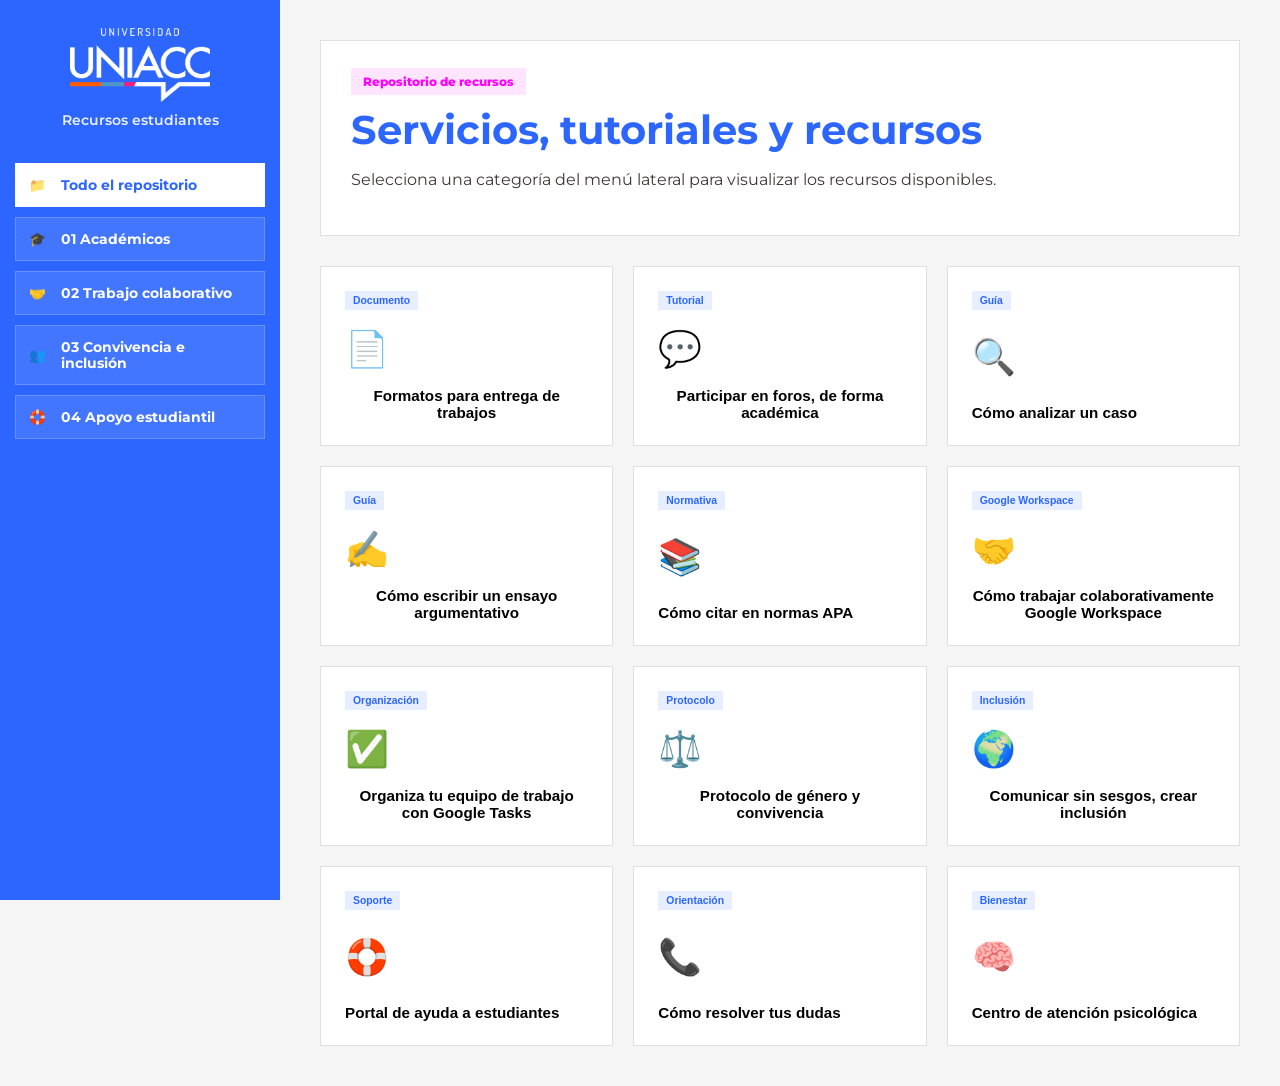
<file: index.html>
<!DOCTYPE html>
<html lang="es">
<head>
    <meta charset="UTF-8">
    <meta name="viewport" content="width=device-width, initial-scale=1.0">
    <title>UNIACC - Repositorio de Recursos para Estudiantes</title>
    <link rel="stylesheet" href="styles.css">
</head>
<body>

<div id="loader-global" class="loader-overlay oculto-estricto">
    <div class="loader-box">
        <div class="spinner"></div>
        <p>Cargando recurso...</p>
    </div>
</div>

<div class="app-layout" id="app-container">
    
    <button id="mobile-menu-toggle" class="mobile-toggle">☰ Menú de categorías</button>

    <aside class="sidebar" id="main-sidebar">
        <div class="brand">
            <div class="brand-content">
                <img src="uniacc_logo.png" alt="Logo UNIACC" class="logo-img">
                <p>Recursos estudiantes</p>
            </div>
        </div>

        <nav class="menu-lateral" aria-label="Categorías de recursos">
            <button class="categoria-btn activo" data-filtro="todos">
                <span class="btn-icon">📁</span> <span class="btn-text">Todo el repositorio</span>
            </button>
            <button class="categoria-btn" data-filtro="academicos">
                <span class="btn-icon">🎓</span> <span class="btn-text">01 Académicos</span>
            </button>
            <button class="categoria-btn" data-filtro="colaboracion">
                <span class="btn-icon">🤝</span> <span class="btn-text">02 Trabajo colaborativo</span>
            </button>
            <button class="categoria-btn" data-filtro="convivencia">
                <span class="btn-icon">👥</span> <span class="btn-text">03 Convivencia e inclusión</span>
            </button>
            <button class="categoria-btn" data-filtro="apoyo">
                <span class="btn-icon">🛟</span> <span class="btn-text">04 Apoyo estudiantil</span>
            </button>
        </nav>
    </aside>

    <main class="contenido">
        
        <div id="vista-grid">
            <section class="hero">
                <span class="etiqueta">Repositorio de recursos</span>
                <h1>Servicios, tutoriales y recursos</h1>
                <p>Selecciona una categoría del menú lateral para visualizar los recursos disponibles.</p>
            </section>

            <section class="grid-botones">
                <button class="boton-cuadrado" data-categoria="academicos" data-target="formatos">
                    <span class="tipo">Documento</span>
                    <span class="icono">📄</span>
                    <span class="texto-boton">Formatos para entrega de trabajos</span>
                </button>
                <button class="boton-cuadrado" data-categoria="academicos" data-target="foros">
                    <span class="tipo">Tutorial</span>
                    <span class="icono">💬</span>
                    <span class="texto-boton">Participar en foros, de forma académica</span>
                </button>
                <button class="boton-cuadrado" data-categoria="academicos" data-target="caso">
                    <span class="tipo">Guía</span>
                    <span class="icono">🔍</span>
                    <span class="texto-boton">Cómo analizar un caso</span>
                </button>
                <button class="boton-cuadrado" data-categoria="academicos" data-target="ensayo">
                    <span class="tipo">Guía</span>
                    <span class="icono">✍️</span>
                    <span class="texto-boton">Cómo escribir un ensayo argumentativo</span>
                </button>
                <button class="boton-cuadrado" data-categoria="academicos" data-target="apa">
                    <span class="tipo">Normativa</span>
                    <span class="icono">📚</span>
                    <span class="texto-boton">Cómo citar en normas APA</span>
                </button>
                <button class="boton-cuadrado" data-categoria="colaboracion" data-target="workspace">
                    <span class="tipo">Google Workspace</span>
                    <span class="icono">🤝</span>
                    <span class="texto-boton">Cómo trabajar colaborativamente Google Workspace</span>
                </button>
                <button class="boton-cuadrado" data-categoria="colaboracion" data-target="tasks">
                    <span class="tipo">Organización</span>
                    <span class="icono">✅</span>
                    <span class="texto-boton">Organiza tu equipo de trabajo con Google Tasks</span>
                </button>
                <button class="boton-cuadrado" data-categoria="convivencia" data-target="genero">
                    <span class="tipo">Protocolo</span>
                    <span class="icono">⚖️</span>
                    <span class="texto-boton">Protocolo de género y convivencia</span>
                </button>
                <button class="boton-cuadrado" data-categoria="convivencia" data-target="inclusion">
                    <span class="tipo">Inclusión</span>
                    <span class="icono">🌍</span>
                    <span class="texto-boton">Comunicar sin sesgos, crear inclusión</span>
                </button>
                <button class="boton-cuadrado" data-categoria="apoyo" data-target="ayuda">
                    <span class="tipo">Soporte</span>
                    <span class="icono">🛟</span>
                    <span class="texto-boton">Portal de ayuda a estudiantes</span>
                </button>
                <button class="boton-cuadrado" data-categoria="apoyo" data-target="comunicacion">
                    <span class="tipo">Orientación</span>
                    <span class="icono">📞</span>
                    <span class="texto-boton">Cómo resolver tus dudas</span>
                </button>
                <button class="boton-cuadrado" data-categoria="apoyo" data-target="capsi">
                    <span class="tipo">Bienestar</span>
                    <span class="icono">🧠</span>
                    <span class="texto-boton">Centro de atención psicológica</span>
                </button>
            </section>
        </div>

        <div id="vista-detalle" class="oculto-estricto">
            <div class="header-detalle-fijo">
                <button id="btn-volver" class="btn-volver">← Volver al repositorio</button>
                <button id="btn-compartir" class="btn-compartir">🔗 Copiar enlace directo</button>
            </div>
            
            <div id="contenedor-dinamico">
                
                <div id="formatos" class="detalle-recurso">
                    <h2 class="titulo-detalle"><span>📄</span> Formatos de evaluación</h2>
                    <div class="rich-text">
                        <p>Accede a los siguientes enlaces. Puedes:</p>
                        <ul>
                            <li>Hacer una copia hacia tu cuenta @uniacc.edu:
                                <ul>
                                    <li>Quedará alojado en tu Google Drive y podrás trabajar sobre este archivo de forma online.</li>
                                    <li>Podrás entregarlo desde el mismo Google Drive o descargarlo, en formato PDF, para subirlo a la evaluación correspondiente.</li>
                                </ul>
                            </li>
                            <li>Escoger el formato que más te guste.</li>
                        </ul>
                        <h3>Formato escrito vertical</h3>
                        <p><a href="https://docs.google.com/document/d/1PrN3ScaTwC_1zqYI_Dj3rd0GrYDq7LpjD-rWoKTzr9Q/edit?usp=sharing" target="_blank">Opción 1</a> | <a href="https://docs.google.com/document/d/1Vb-1XMqPxbEmHdKyQAPaTDY5I0Gu5KHzX2JsOzsHnzw/edit?usp=sharing" target="_blank">Opción 2</a> | <a href="https://docs.google.com/document/d/18yt5Dit2C5Ny92opYVJaJYDGKNV0N9qK23HA0BJVj_o/edit?usp=sharing" target="_blank">Opción 3</a></p>
                        <h3>Formato presentación</h3>
                        <p><a href="https://docs.google.com/presentation/d/1rhYfWVmNXQe4Z2kv27mE9TF9c5zD4U5J58bb79yTnBs/edit?usp=sharing" target="_blank">Opción 1</a> | <a href="https://docs.google.com/presentation/d/1_3PsiSosz5odNTRaHWtoMHT6M_y2TyTZSW7Q9jj5RmM/edit?usp=sharing" target="_blank">Opción 2</a> | <a href="https://docs.google.com/presentation/d/1svfcbNQU_5Y-0h3XiTYl5RHQEYsrINhUBpa6G7uE7ks/edit?usp=sharing" target="_blank">Opción 3</a></p>
                        <h3>Formato escrito horizontal</h3>
                        <p><a href="https://docs.google.com/document/d/1yUDe7NuXu0wZpn4KaAdAJs7jo7xuBuIezGE9XHw3v6M/edit?usp=sharing" target="_blank">Opción 1</a> | <a href="https://docs.google.com/document/d/1cIm3rRt0AKv-m8nKO_G-iOpHYDqKY-HbbIOwsH4FFbk/edit?usp=sharing" target="_blank">Opción 2</a> | <a href="https://docs.google.com/document/d/1lG__cZGN9yoEb2DB6YLymVww5wc7OA5s8ZguGBc9ezs/edit?usp=sharing" target="_blank">Opción 3</a></p>
                    </div>
                </div>

                <div id="foros" class="detalle-recurso">
                    <h2 class="titulo-detalle"><span>💬</span> Participación en foros</h2>
                    <div class="iframe-responsive">
                        <iframe data-src="https://view.genially.com/699c9173749d48a23926da37"></iframe>
                    </div>
                </div>

                <div id="caso" class="detalle-recurso">
                    <h2 class="titulo-detalle"><span>🔍</span> Analizar un caso</h2>
                    <div class="iframe-responsive">
                        <iframe data-src="https://davdauniacc.github.io/analisiscasos/"></iframe>
                    </div>
                </div>

                <div id="ensayo" class="detalle-recurso">
                    <h2 class="titulo-detalle"><span>✍️</span> Ensayo argumentativo</h2>
                    <iframe data-src="https://app.lumi.education/api/v1/run/qHY3aS/embed" style="width: 100%; height: 4760px; border: none;"></iframe>
                </div>

                <div id="apa" class="detalle-recurso">
                    <h2 class="titulo-detalle"><span>📚</span> Normas APA</h2>
                    <div class="iframe-responsive" style="padding-bottom: 800px;">
                        <iframe data-src="https://www.uniacc.cl/biblioteca/normas-apa/"></iframe>
                    </div>
                </div>

                <div id="workspace" class="detalle-recurso">
                    <h2 class="titulo-detalle"><span>🤝</span> Trabajo colaborativo</h2>
                    <div class="rich-text">
                        <div class="caja-destacada">Trabajo colaborativo en Google Workspace</div>
                        <p>Para trabajar colaborativamente en documento final y archivos asociados dentro del espacio seguro de Google Workspace asociado a tu cuenta @uniacc.edu, recuerda que debes:</p>
                        <ul>
                            <li>Leer las indicaciones para el trabajo colaborativo.</li>
                            <li>Ver todos los videotutoriales que se encuentran en el Portal de ayuda al estudiante.</li>
                            <li>Seguir estos pasos:</li>
                        </ul>
                        <p>1. <strong>¡Adiós Whatsapp! - Google Chat</strong></p>
                        <div class="iframe-responsive"><iframe data-src="https://www.youtube-nocookie.com/embed/mCg_urlyXKc"></iframe></div>
                        <p>2. <strong>¡No crees carpetas! - Google Drive</strong></p>
                        <div class="iframe-responsive"><iframe data-src="https://www.youtube-nocookie.com/embed/64c-GjX8Wow"></iframe></div>
                        <p>3. <strong>El fin del monstruo de Frankenstein - Google Docs</strong></p>
                        <div class="iframe-responsive"><iframe data-src="https://www.youtube-nocookie.com/embed/BO3QDRzLf5c"></iframe></div>
                        <p>4. <strong>¿Horarios imposibles? - Google Meet y Google Vids</strong></p>
                        <div class="iframe-responsive"><iframe data-src="https://www.youtube-nocookie.com/embed/_7kdD3OuYu4"></iframe></div>
                        <p>5. <strong>La entrega - Google Docs - Aula e-campus</strong></p>
                        <div class="iframe-responsive"><iframe data-src="https://www.youtube-nocookie.com/embed/p1l-5wZeQ_g"></iframe></div>
                        <p style="font-size: 1rem; font-style: italic;">Cualquier ayuda adicional, solicítala a tu docente.</p>
                    </div>
                </div>

                <div id="tasks" class="detalle-recurso">
                    <h2 class="titulo-detalle"><span>✅</span> Google Tasks</h2>
                    <div class="iframe-responsive">
                        <iframe data-src="https://view.genially.com/69b2dfd1508d939cda209e99"></iframe>
                    </div>
                </div>

                <div id="genero" class="detalle-recurso">
                    <h2 class="titulo-detalle"><span>⚖️</span> Protocolo de género</h2>
                    <div class="iframe-responsive">
                        <iframe data-src="https://www.youtube.com/embed/wYV_5DNJGfY?si=EsdPjIxQ_SOHWkvM?vq=hd108"></iframe>
                    </div>
                </div>

                <div id="inclusion" class="detalle-recurso">
                    <h2 class="titulo-detalle"><span>🌍</span> Comunicación inclusiva</h2>
                    <div class="iframe-responsive">
                        <iframe data-src="https://view.genially.com/69a19699a8dd2f113b5a8d64"></iframe>
                    </div>
                </div>

                <div id="ayuda" class="detalle-recurso">
                    <h2 class="titulo-detalle"><span>🛟</span> Portal de ayuda</h2>
                    <div class="iframe-responsive" style="padding-bottom: 700px;">
                        <iframe data-src="https://ayudaestudiantes.uniacc.cl/"></iframe>
                    </div>
                </div>

                <div id="comunicacion" class="detalle-recurso">
                    <h2 class="titulo-detalle"><span>📞</span> Cómo resolver dudas</h2>
                    <div class="iframe-responsive" style="padding-bottom: 700px;">
                        <iframe data-src="https://davdauniacc.github.io/comunicandonosuniacc/"></iframe>
                    </div>
                </div>

                <div id="capsi" class="detalle-recurso">
                    <h2 class="titulo-detalle"><span>🧠</span> CAPSI</h2>
                    <div class="iframe-responsive" style="padding-bottom: 700px;">
                        <iframe data-src="https://www.uniacc.cl/capsi/#faq-capsi"></iframe>
                    </div>
                </div>

            </div>
        </div>
    </main>
</div>

<script charset="UTF-8" src="https://app.Lumi.education/api/v1/h5p/core/js/h5p-resizer.js"></script>
<script src="script.js"></script>
</body>
</html>
</file>
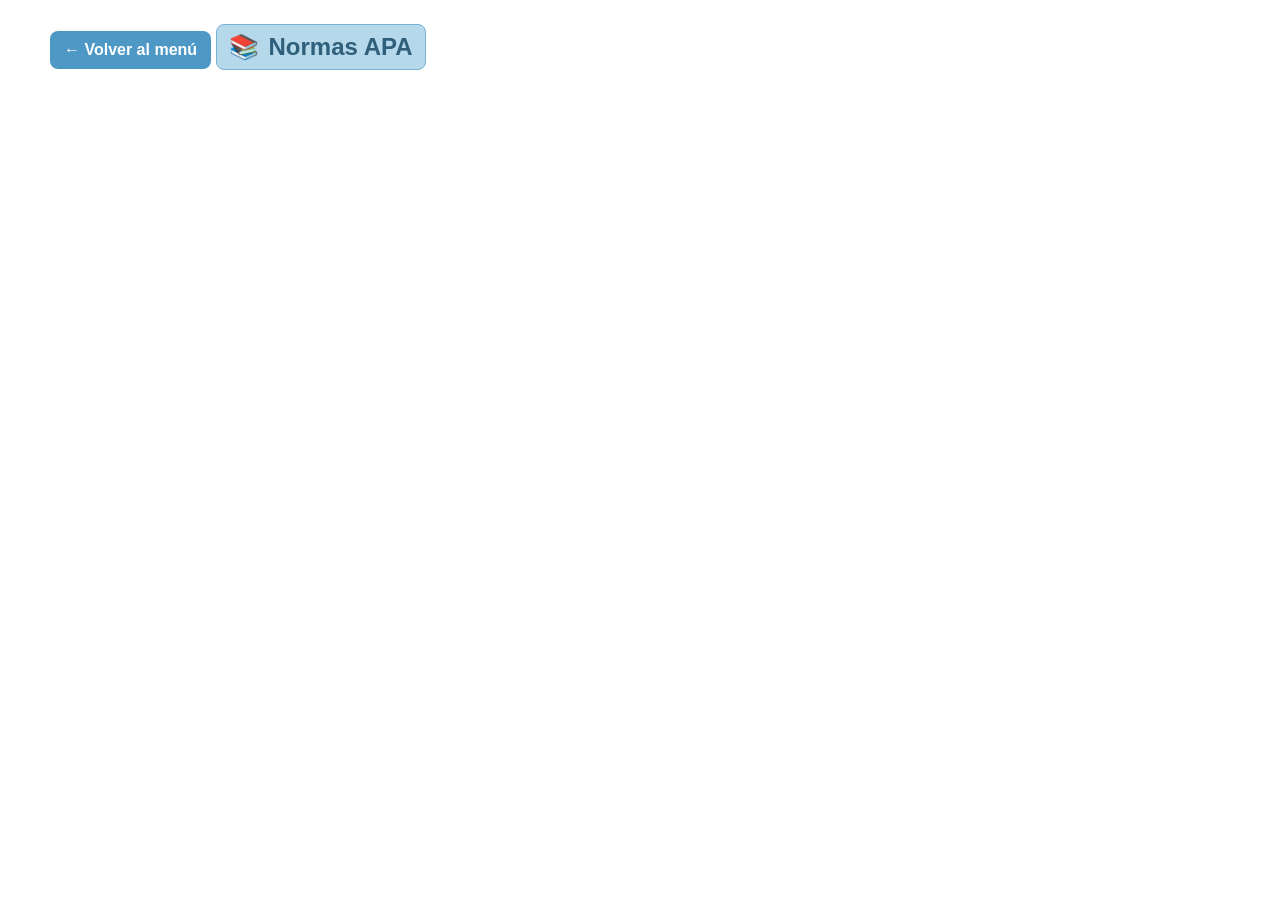
<file: apa.html>
<!DOCTYPE html>
<html lang="es">
<head>
<meta charset="UTF-8">
<meta name="viewport" content="width=device-width, initial-scale=1.0">
<title>Normas APA</title>

<style>
    body { margin: 0; padding: 24px; font-family: Arial, sans-serif; color: #305F7B; background: #ffffff; box-sizing: border-box; }
    * { box-sizing: border-box; }
    .page-wrap { width: 100%; max-width: 1180px; margin: 0 auto; }
    .title-box { display: inline-flex; align-items: center; gap: 10px; padding: 8px 12px; border-radius: 8px; border: 1px solid #7AB2D4; background: #B5D9EB; color: #305F7B; font-family: 'Montserrat', Arial, sans-serif; font-size: 1.5rem; font-weight: 700; margin: 0 0 1rem 0; }
    .back-link { display: inline-block; margin-bottom: 18px; padding: 10px 14px; border-radius: 8px; background: #4D98C5; color: #ffffff !important; font-family: 'Montserrat', Arial, sans-serif; font-weight: 700; text-decoration: none; }
    .back-link:hover { background: #305F7B; }
    iframe { max-width: 100%; }
    a { color: #4D98C5; font-weight: 700; }
</style>

</head>
<body>
<div class="page-wrap">
    <a class="back-link" href="index.html">← Volver al menú</a>
    <h1 class="title-box"><span>📚</span><span>Normas APA</span></h1>
    <div class="content">
<div style="margin-top: 10px;">
<iframe height="600" src="https://www.uniacc.cl/biblioteca/normas-apa/" style="border: none;" width="100%"></iframe>
</div>
    </div>
</div>
</body>
</html>
</file>
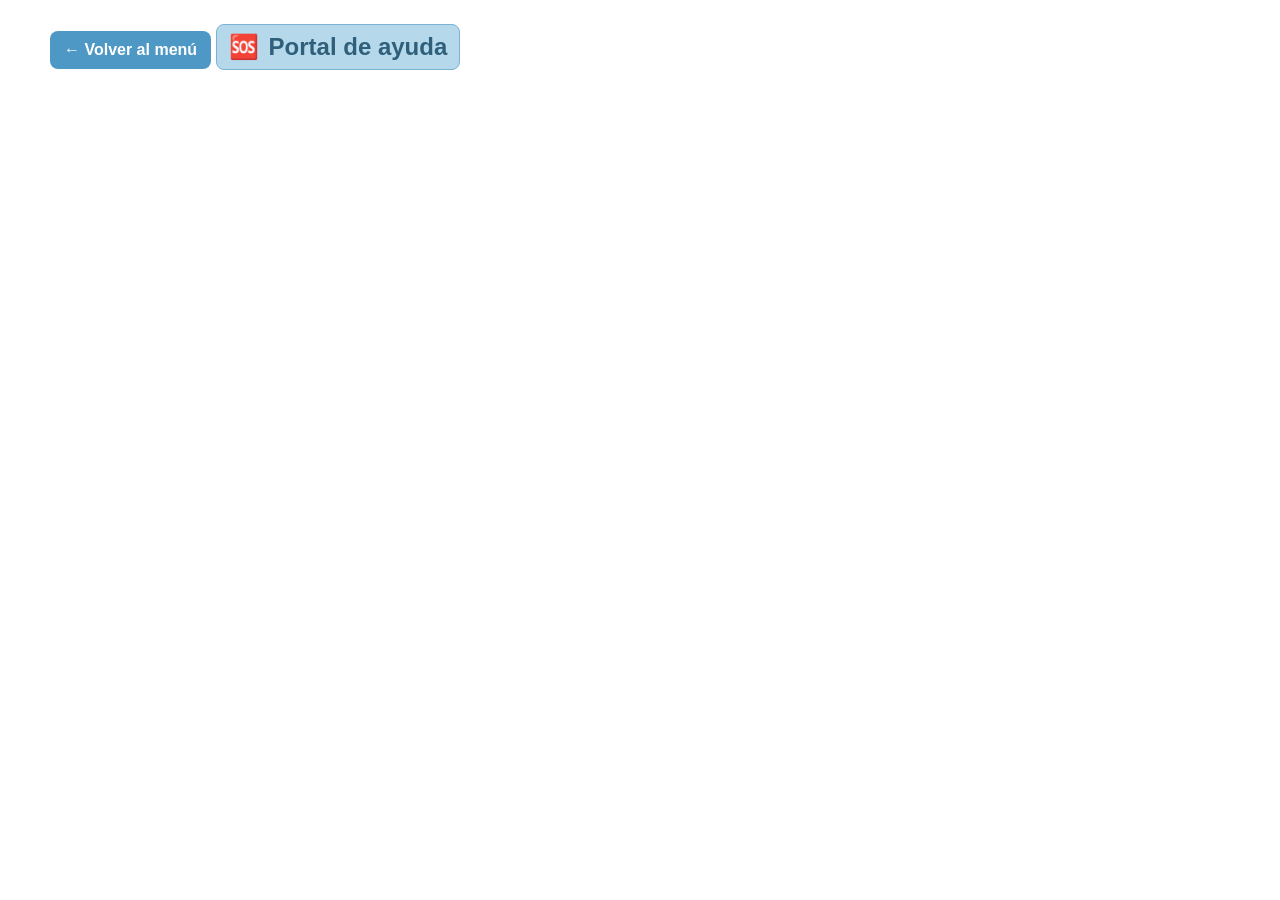
<file: ayuda.html>
<!DOCTYPE html>
<html lang="es">
<head>
<meta charset="UTF-8">
<meta name="viewport" content="width=device-width, initial-scale=1.0">
<title>Portal de ayuda</title>

<style>
    body { margin: 0; padding: 24px; font-family: Arial, sans-serif; color: #305F7B; background: #ffffff; box-sizing: border-box; }
    * { box-sizing: border-box; }
    .page-wrap { width: 100%; max-width: 1180px; margin: 0 auto; }
    .title-box { display: inline-flex; align-items: center; gap: 10px; padding: 8px 12px; border-radius: 8px; border: 1px solid #7AB2D4; background: #B5D9EB; color: #305F7B; font-family: 'Montserrat', Arial, sans-serif; font-size: 1.5rem; font-weight: 700; margin: 0 0 1rem 0; }
    .back-link { display: inline-block; margin-bottom: 18px; padding: 10px 14px; border-radius: 8px; background: #4D98C5; color: #ffffff !important; font-family: 'Montserrat', Arial, sans-serif; font-weight: 700; text-decoration: none; }
    .back-link:hover { background: #305F7B; }
    iframe { max-width: 100%; }
    a { color: #4D98C5; font-weight: 700; }
</style>

</head>
<body>
<div class="page-wrap">
    <a class="back-link" href="index.html">← Volver al menú</a>
    <h1 class="title-box"><span>🆘</span><span>Portal de ayuda</span></h1>
    <div class="content">
<div style="margin-top: 10px;">
<iframe height="600" src="https://ayudaestudiantes.uniacc.cl/" style="border: none;" width="100%"></iframe>
</div>
    </div>
</div>
</body>
</html>
</file>
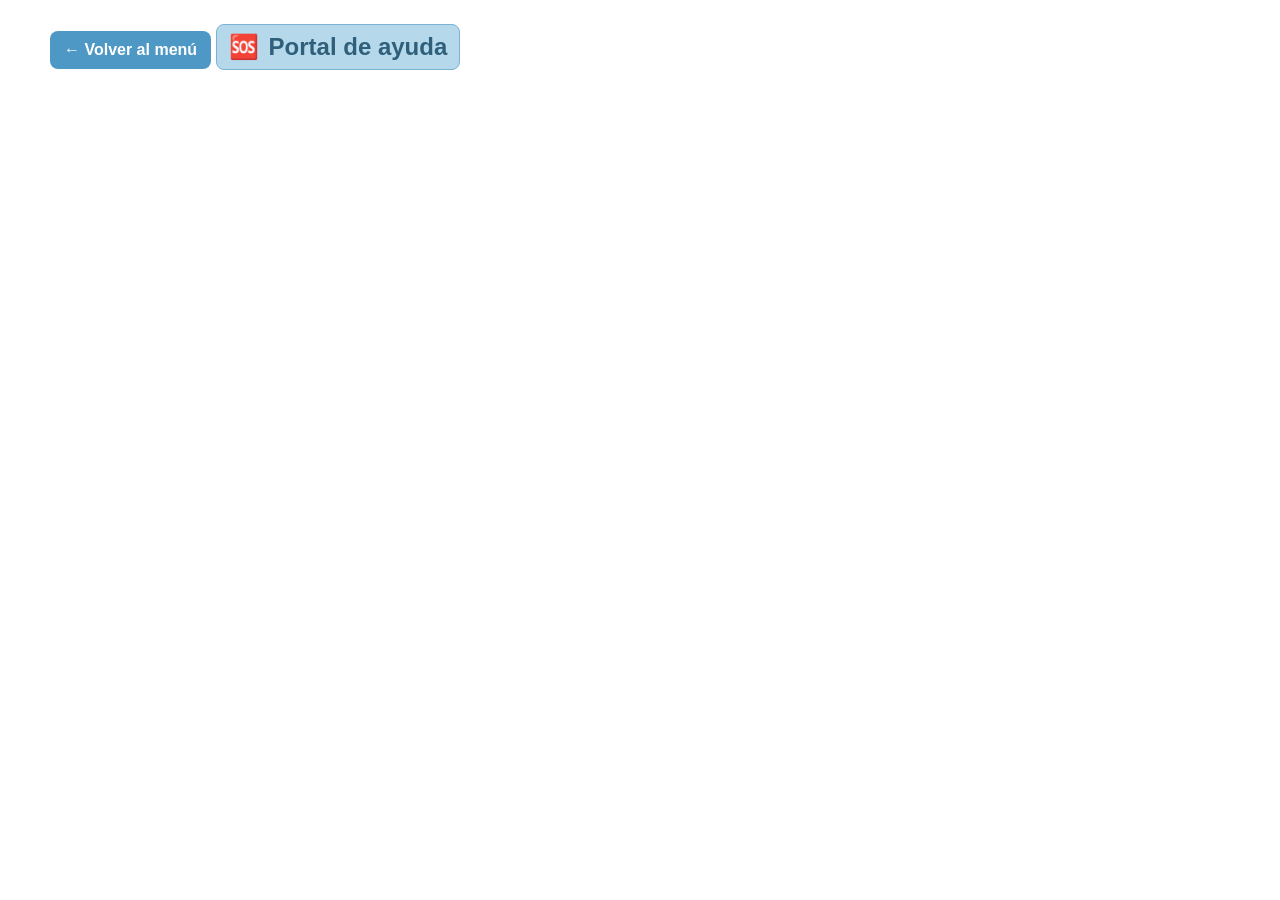
<file: capsi.html>
<!DOCTYPE html>
<html lang="es">
<head>
<meta charset="UTF-8">
<meta name="viewport" content="width=device-width, initial-scale=1.0">
<title>Portal de ayuda</title>

<style>
    body { margin: 0; padding: 24px; font-family: Arial, sans-serif; color: #305F7B; background: #ffffff; box-sizing: border-box; }
    * { box-sizing: border-box; }
    .page-wrap { width: 100%; max-width: 1180px; margin: 0 auto; }
    .title-box { display: inline-flex; align-items: center; gap: 10px; padding: 8px 12px; border-radius: 8px; border: 1px solid #7AB2D4; background: #B5D9EB; color: #305F7B; font-family: 'Montserrat', Arial, sans-serif; font-size: 1.5rem; font-weight: 700; margin: 0 0 1rem 0; }
    .back-link { display: inline-block; margin-bottom: 18px; padding: 10px 14px; border-radius: 8px; background: #4D98C5; color: #ffffff !important; font-family: 'Montserrat', Arial, sans-serif; font-weight: 700; text-decoration: none; }
    .back-link:hover { background: #305F7B; }
    iframe { max-width: 100%; }
    a { color: #4D98C5; font-weight: 700; }
</style>

</head>
<body>
<div class="page-wrap">
    <a class="back-link" href="index.html">← Volver al menú</a>
    <h1 class="title-box"><span>🆘</span><span>Portal de ayuda</span></h1>
    <div class="content">
<div style="margin-top: 10px;">
<iframe height="600" src="https://www.uniacc.cl/capsi/#faq-capsi" style="border: none;" width="100%"></iframe>
</div>
    </div>
</div>
</body>
</html>
</file>
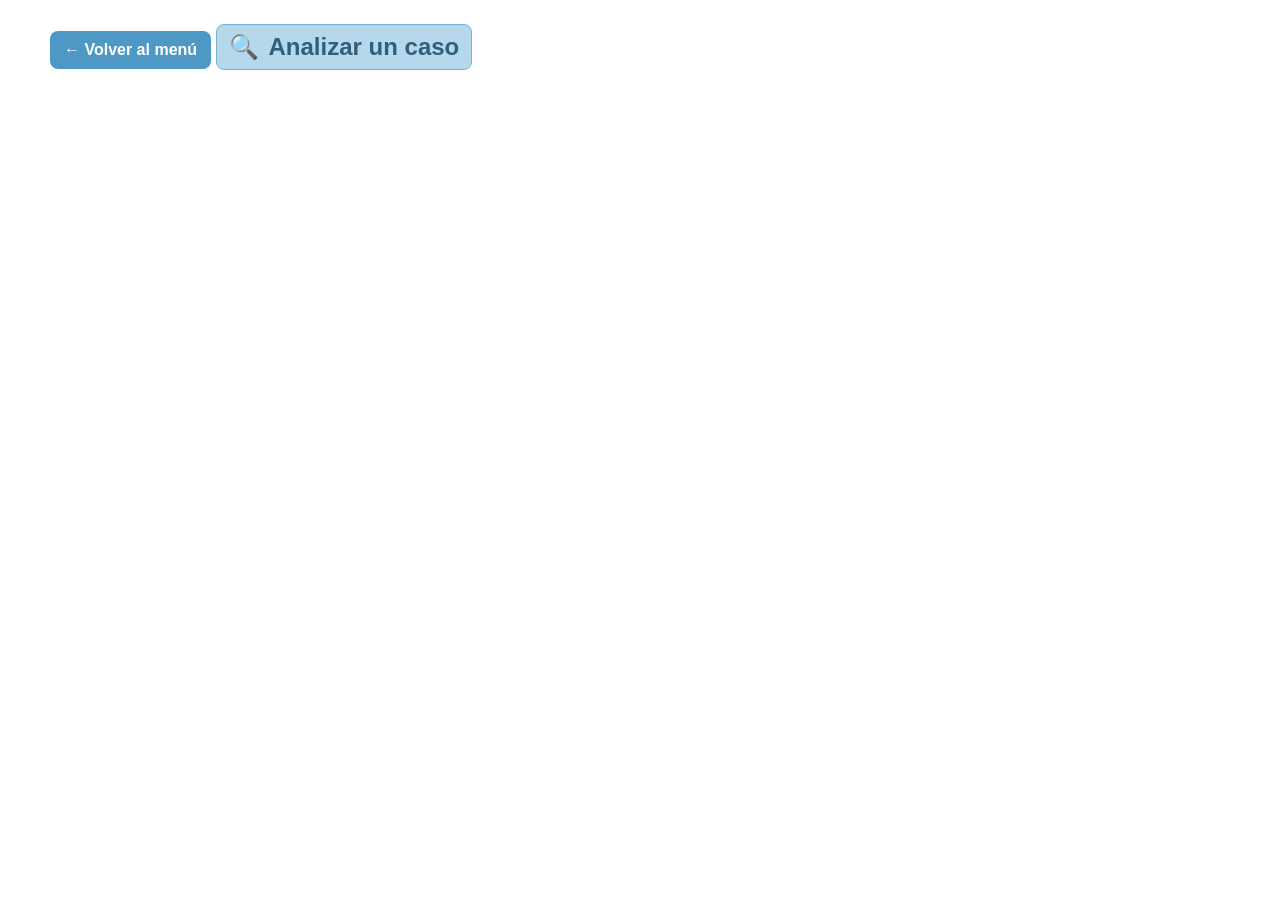
<file: caso.html>
<!DOCTYPE html>
<html lang="es">
<head>
<meta charset="UTF-8">
<meta name="viewport" content="width=device-width, initial-scale=1.0">
<title>Analizar un caso</title>

<style>
    body { margin: 0; padding: 24px; font-family: Arial, sans-serif; color: #305F7B; background: #ffffff; box-sizing: border-box; }
    * { box-sizing: border-box; }
    .page-wrap { width: 100%; max-width: 1180px; margin: 0 auto; }
    .title-box { display: inline-flex; align-items: center; gap: 10px; padding: 8px 12px; border-radius: 8px; border: 1px solid #7AB2D4; background: #B5D9EB; color: #305F7B; font-family: 'Montserrat', Arial, sans-serif; font-size: 1.5rem; font-weight: 700; margin: 0 0 1rem 0; }
    .back-link { display: inline-block; margin-bottom: 18px; padding: 10px 14px; border-radius: 8px; background: #4D98C5; color: #ffffff !important; font-family: 'Montserrat', Arial, sans-serif; font-weight: 700; text-decoration: none; }
    .back-link:hover { background: #305F7B; }
    iframe { max-width: 100%; }
    a { color: #4D98C5; font-weight: 700; }
</style>

</head>
<body>
<div class="page-wrap">
    <a class="back-link" href="index.html">← Volver al menú</a>
    <h1 class="title-box"><span>🔍</span><span>Analizar un caso</span></h1>
    <div class="content">
<div style="width: 100%; margin-top: 10px;">
<div style="position: relative; padding-bottom: 56.25%; height: 0;">
<iframe height="600" src="https://davdauniacc.github.io/analisiscasos/" style="border: none;" width="100%"></iframe>
</div>
</div>
    </div>
</div>
</body>
</html>
</file>
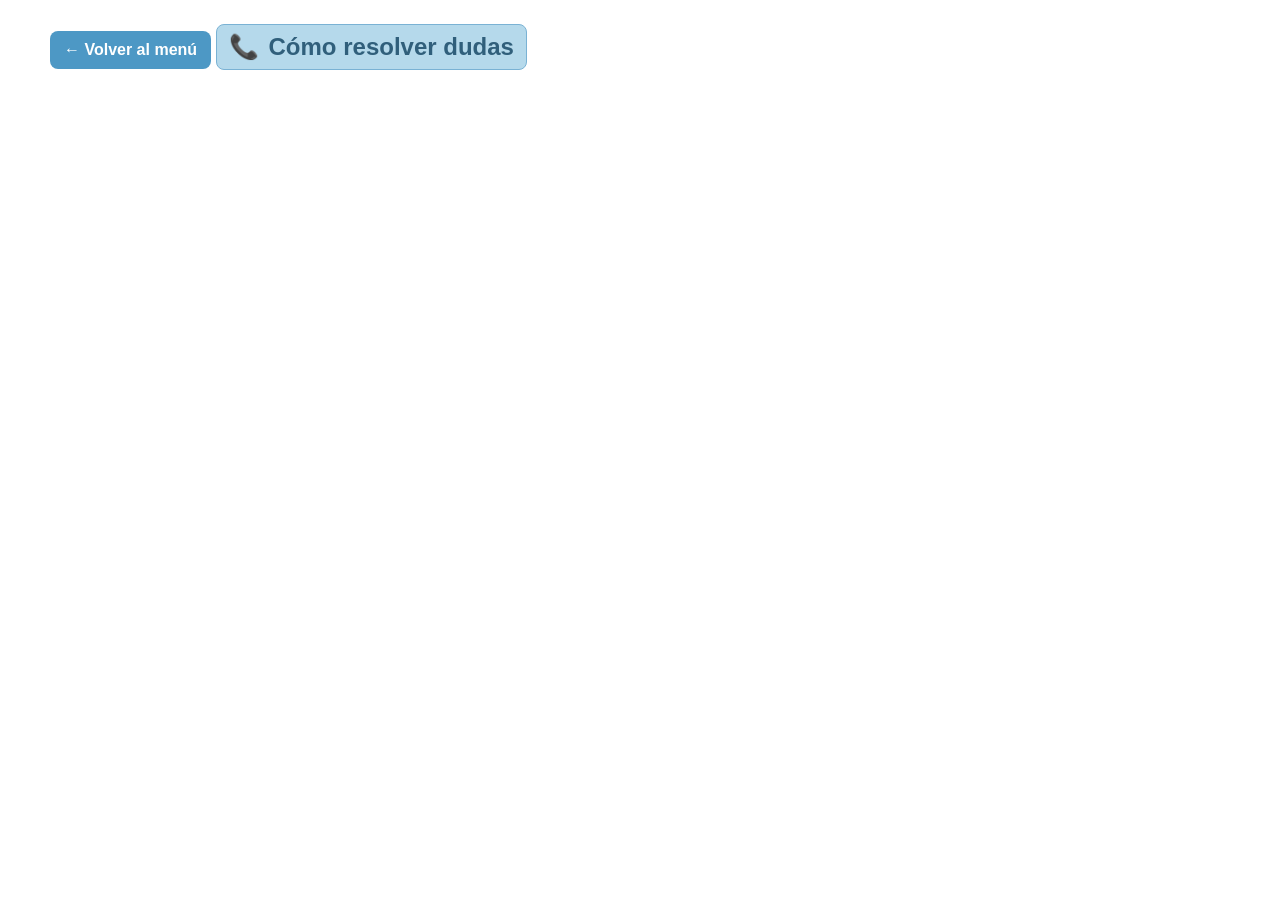
<file: comunicacion.html>
<!DOCTYPE html>
<html lang="es">
<head>
<meta charset="UTF-8">
<meta name="viewport" content="width=device-width, initial-scale=1.0">
<title>Cómo resolver dudas</title>

<style>
    body { margin: 0; padding: 24px; font-family: Arial, sans-serif; color: #305F7B; background: #ffffff; box-sizing: border-box; }
    * { box-sizing: border-box; }
    .page-wrap { width: 100%; max-width: 1180px; margin: 0 auto; }
    .title-box { display: inline-flex; align-items: center; gap: 10px; padding: 8px 12px; border-radius: 8px; border: 1px solid #7AB2D4; background: #B5D9EB; color: #305F7B; font-family: 'Montserrat', Arial, sans-serif; font-size: 1.5rem; font-weight: 700; margin: 0 0 1rem 0; }
    .back-link { display: inline-block; margin-bottom: 18px; padding: 10px 14px; border-radius: 8px; background: #4D98C5; color: #ffffff !important; font-family: 'Montserrat', Arial, sans-serif; font-weight: 700; text-decoration: none; }
    .back-link:hover { background: #305F7B; }
    iframe { max-width: 100%; }
    a { color: #4D98C5; font-weight: 700; }
</style>

</head>
<body>
<div class="page-wrap">
    <a class="back-link" href="index.html">← Volver al menú</a>
    <h1 class="title-box"><span>📞</span><span>Cómo resolver dudas</span></h1>
    <div class="content">
<div style="margin-top: 10px;">
<iframe height="600" src="https://davdauniacc.github.io/comunicandonosuniacc/" style="border: none;" width="100%"></iframe>
</div>
    </div>
</div>
</body>
</html>
</file>
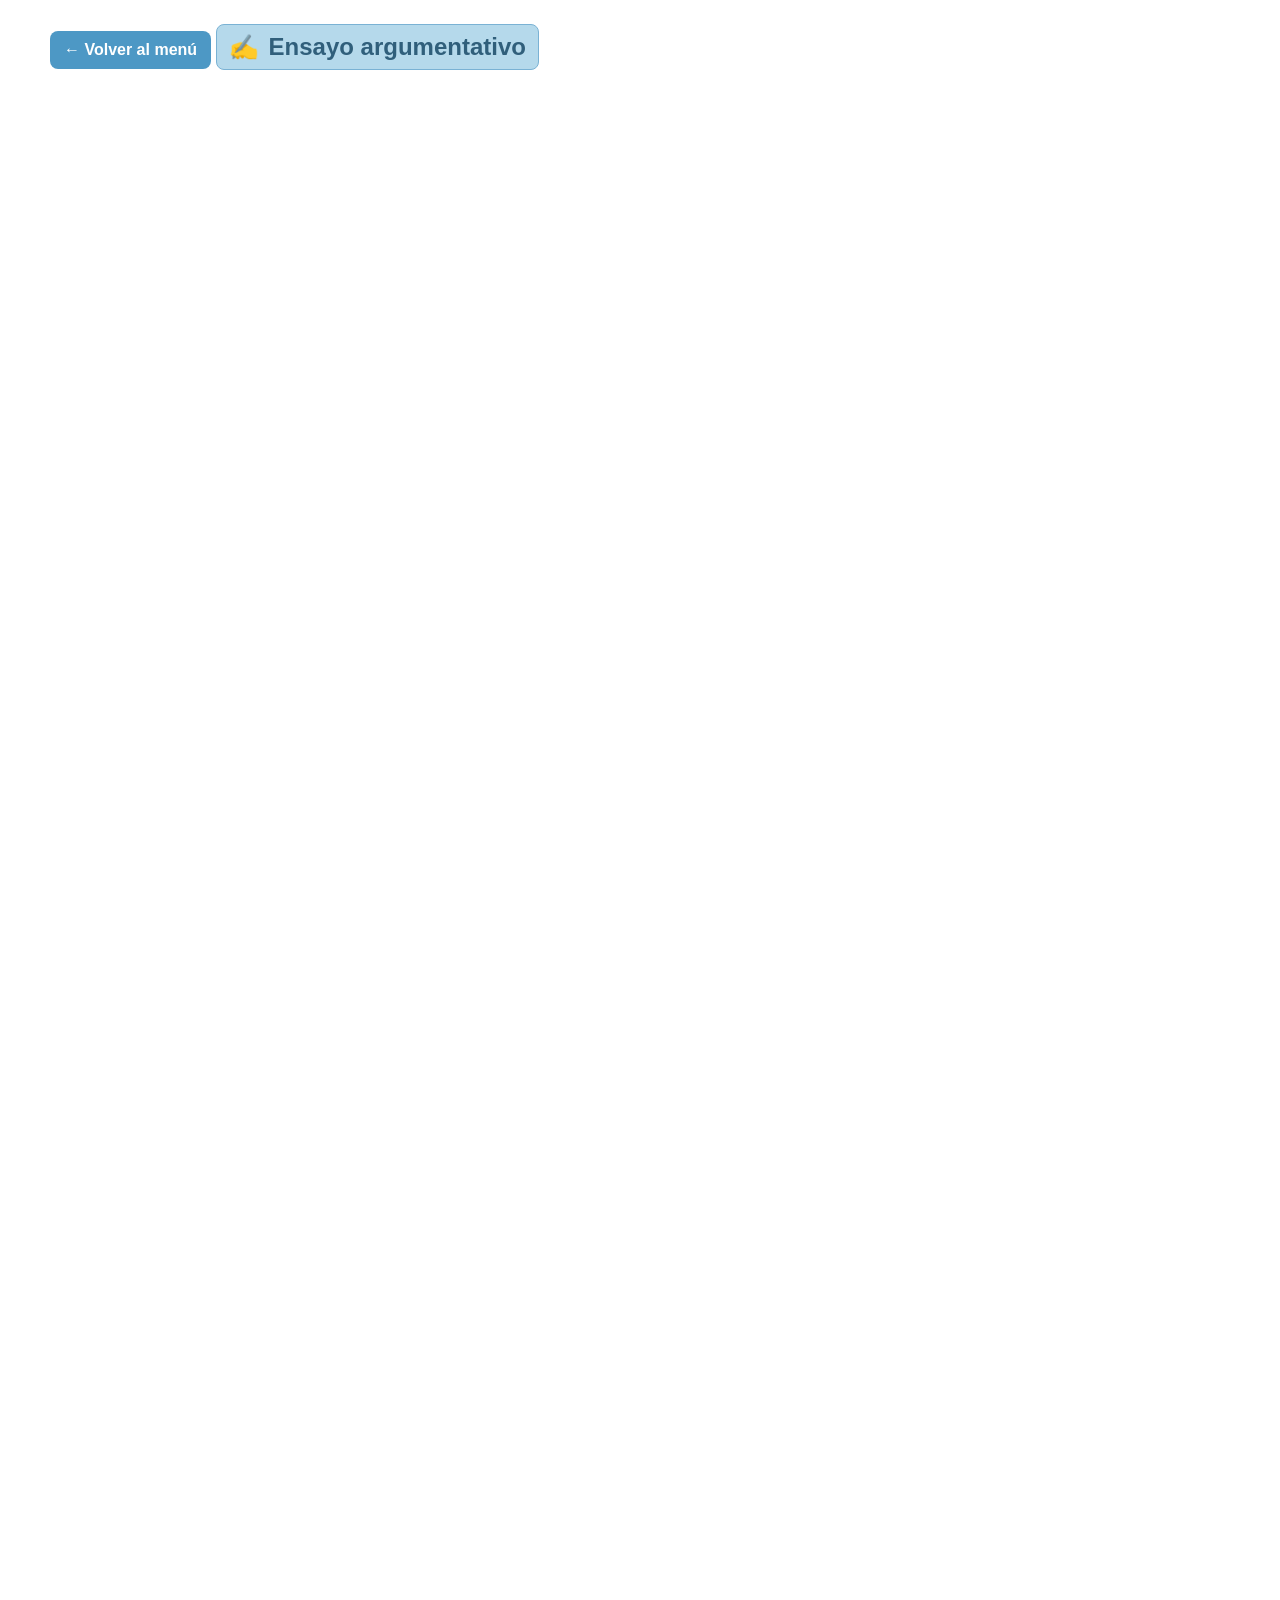
<file: ensayo.html>
<!DOCTYPE html>
<html lang="es">
<head>
<meta charset="UTF-8">
<meta name="viewport" content="width=device-width, initial-scale=1.0">
<title>Ensayo argumentativo</title>

<style>
    body { margin: 0; padding: 24px; font-family: Arial, sans-serif; color: #305F7B; background: #ffffff; box-sizing: border-box; }
    * { box-sizing: border-box; }
    .page-wrap { width: 100%; max-width: 1180px; margin: 0 auto; }
    .title-box { display: inline-flex; align-items: center; gap: 10px; padding: 8px 12px; border-radius: 8px; border: 1px solid #7AB2D4; background: #B5D9EB; color: #305F7B; font-family: 'Montserrat', Arial, sans-serif; font-size: 1.5rem; font-weight: 700; margin: 0 0 1rem 0; }
    .back-link { display: inline-block; margin-bottom: 18px; padding: 10px 14px; border-radius: 8px; background: #4D98C5; color: #ffffff !important; font-family: 'Montserrat', Arial, sans-serif; font-weight: 700; text-decoration: none; }
    .back-link:hover { background: #305F7B; }
    iframe { max-width: 100%; }
    a { color: #4D98C5; font-weight: 700; }
</style>

</head>
<body>
<div class="page-wrap">
    <a class="back-link" href="index.html">← Volver al menú</a>
    <h1 class="title-box"><span>✍️</span><span>Ensayo argumentativo</span></h1>
    <div class="content">
<iframe allow="geolocation *; microphone *; camera *; midi *; encrypted-media *" allowfullscreen="allowfullscreen" src="https://app.lumi.education/api/v1/run/qHY3aS/embed" style="width: 100%; height: 4760px; margin-top: 10px; border: none;"></iframe>
<script charset="UTF-8" src="https://app.Lumi.education/api/v1/h5p/core/js/h5p-resizer.js"></script>
    </div>
</div>
</body>
</html>
</file>
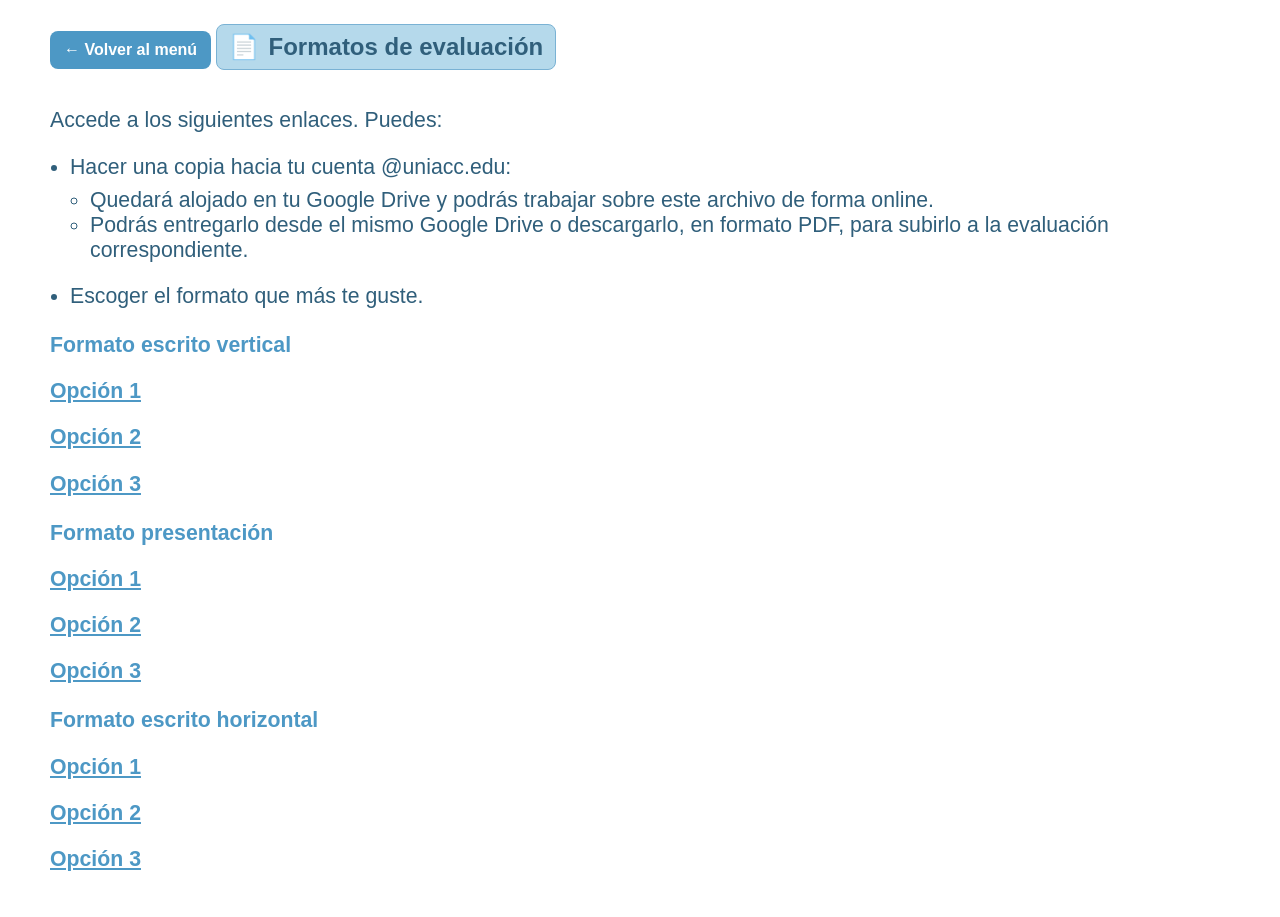
<file: formatos.html>
<!DOCTYPE html>
<html lang="es">
<head>
<meta charset="UTF-8">
<meta name="viewport" content="width=device-width, initial-scale=1.0">
<title>Formatos de evaluación</title>

<style>
    body { margin: 0; padding: 24px; font-family: Arial, sans-serif; color: #305F7B; background: #ffffff; box-sizing: border-box; }
    * { box-sizing: border-box; }
    .page-wrap { width: 100%; max-width: 1180px; margin: 0 auto; }
    .title-box { display: inline-flex; align-items: center; gap: 10px; padding: 8px 12px; border-radius: 8px; border: 1px solid #7AB2D4; background: #B5D9EB; color: #305F7B; font-family: 'Montserrat', Arial, sans-serif; font-size: 1.5rem; font-weight: 700; margin: 0 0 1rem 0; }
    .back-link { display: inline-block; margin-bottom: 18px; padding: 10px 14px; border-radius: 8px; background: #4D98C5; color: #ffffff !important; font-family: 'Montserrat', Arial, sans-serif; font-weight: 700; text-decoration: none; }
    .back-link:hover { background: #305F7B; }
    iframe { max-width: 100%; }
    a { color: #4D98C5; font-weight: 700; }
</style>

</head>
<body>
<div class="page-wrap">
    <a class="back-link" href="index.html">← Volver al menú</a>
    <h1 class="title-box"><span>📄</span><span>Formatos de evaluación</span></h1>
    <div class="content">
<div style="width: 100%; box-sizing: border-box; margin-top: 10px;">
<p style="font-size: 1.33rem; font-weight: 400; font-family: 'Montserrat', Arial, sans-serif; color: #305F7B;">
                    Accede a los siguientes enlaces. Puedes:
                </p>
<ul style="font-size: 1.33rem; font-weight: 400; font-family: 'Montserrat', Arial, sans-serif; color: #305F7B; padding-left: 20px;">
<li>
                        Hacer una copia hacia tu cuenta @uniacc.edu:
                        <ul style="font-size: 1.33rem; font-weight: 400; font-family: 'Montserrat', Arial, sans-serif; color: #305F7B; padding-left: 20px; margin-top: 0.5rem;">
<li>Quedará alojado en tu Google Drive y podrás trabajar sobre este archivo de forma online.</li>
<li>Podrás entregarlo desde el mismo Google Drive o descargarlo, en formato PDF, para subirlo a la evaluación correspondiente.</li>
</ul>
</li>
</ul>
<ul style="font-size: 1.33rem; font-weight: 400; font-family: 'Montserrat', Arial, sans-serif; color: #305F7B; padding-left: 20px;">
<li>Escoger el formato que más te guste.</li>
</ul>
<p style="font-size: 1.33rem; font-weight: 700; font-family: 'Montserrat', Arial, sans-serif; color: #4D98C5; margin-top: 1.5rem;">
                    Formato escrito vertical
                </p>
<p style="font-size: 1.33rem; font-family: 'Montserrat', Arial, sans-serif;"><a href="https://docs.google.com/document/d/1PrN3ScaTwC_1zqYI_Dj3rd0GrYDq7LpjD-rWoKTzr9Q/edit?usp=sharing" style="color: rgb(77, 152, 197); font-weight: 700;" target="_blank">Opción 1</a></p>
<p style="font-size: 1.33rem; font-family: 'Montserrat', Arial, sans-serif;"><a href="https://docs.google.com/document/d/1Vb-1XMqPxbEmHdKyQAPaTDY5I0Gu5KHzX2JsOzsHnzw/edit?usp=sharing" style="color: rgb(77, 152, 197); font-weight: 700;" target="_blank">Opción 2</a></p>
<p style="font-size: 1.33rem; font-family: 'Montserrat', Arial, sans-serif;"><a href="https://docs.google.com/document/d/18yt5Dit2C5Ny92opYVJaJYDGKNV0N9qK23HA0BJVj_o/edit?usp=sharing" style="color: rgb(77, 152, 197); font-weight: 700;" target="_blank">Opción 3</a></p>
<p style="font-size: 1.33rem; font-weight: 700; font-family: 'Montserrat', Arial, sans-serif; color: #4D98C5; margin-top: 1.5rem;">
                    Formato presentación
                </p>
<p style="font-size: 1.33rem; font-family: 'Montserrat', Arial, sans-serif;"><a href="https://docs.google.com/presentation/d/1rhYfWVmNXQe4Z2kv27mE9TF9c5zD4U5J58bb79yTnBs/edit?usp=sharing" style="color: rgb(77, 152, 197); font-weight: 700;" target="_blank">Opción 1</a></p>
<p style="font-size: 1.33rem; font-family: 'Montserrat', Arial, sans-serif;"><a href="https://docs.google.com/presentation/d/1_3PsiSosz5odNTRaHWtoMHT6M_y2TyTZSW7Q9jj5RmM/edit?usp=sharing" style="color: rgb(77, 152, 197); font-weight: 700;" target="_blank">Opción 2</a></p>
<p style="font-size: 1.33rem; font-family: 'Montserrat', Arial, sans-serif;"><a href="https://docs.google.com/presentation/d/1svfcbNQU_5Y-0h3XiTYl5RHQEYsrINhUBpa6G7uE7ks/edit?usp=sharing" style="color: rgb(77, 152, 197); font-weight: 700;" target="_blank">Opción 3</a></p>
<p style="font-size: 1.33rem; font-weight: 700; font-family: 'Montserrat', Arial, sans-serif; color: #4D98C5; margin-top: 1.5rem;">
                    Formato escrito horizontal
                </p>
<p style="font-size: 1.33rem; font-family: 'Montserrat', Arial, sans-serif;"><a href="https://docs.google.com/document/d/1yUDe7NuXu0wZpn4KaAdAJs7jo7xuBuIezGE9XHw3v6M/edit?usp=sharing" style="color: rgb(77, 152, 197); font-weight: 700;" target="_blank">Opción 1</a></p>
<p style="font-size: 1.33rem; font-family: 'Montserrat', Arial, sans-serif;"><a href="https://docs.google.com/document/d/1cIm3rRt0AKv-m8nKO_G-iOpHYDqKY-HbbIOwsH4FFbk/edit?usp=sharing" style="color: rgb(77, 152, 197); font-weight: 700;" target="_blank">Opción 2</a></p>
<p style="font-size: 1.33rem; font-family: 'Montserrat', Arial, sans-serif;"><a href="https://docs.google.com/document/d/1lG__cZGN9yoEb2DB6YLymVww5wc7OA5s8ZguGBc9ezs/edit?usp=sharing" style="color: rgb(77, 152, 197); font-weight: 700;" target="_blank">Opción 3</a></p>
</div>
    </div>
</div>
</body>
</html>
</file>
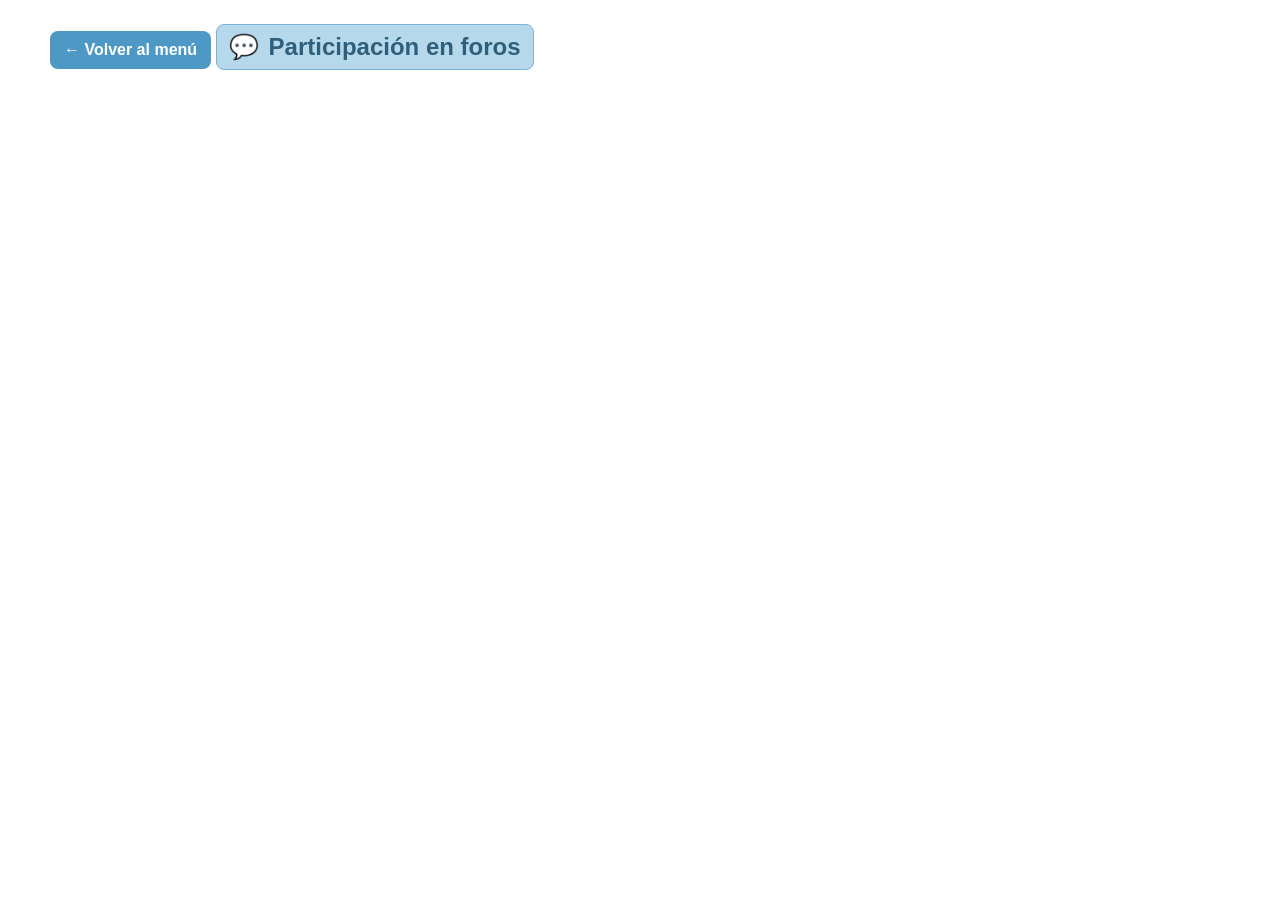
<file: foros.html>
<!DOCTYPE html>
<html lang="es">
<head>
<meta charset="UTF-8">
<meta name="viewport" content="width=device-width, initial-scale=1.0">
<title>Participación en foros</title>

<style>
    body { margin: 0; padding: 24px; font-family: Arial, sans-serif; color: #305F7B; background: #ffffff; box-sizing: border-box; }
    * { box-sizing: border-box; }
    .page-wrap { width: 100%; max-width: 1180px; margin: 0 auto; }
    .title-box { display: inline-flex; align-items: center; gap: 10px; padding: 8px 12px; border-radius: 8px; border: 1px solid #7AB2D4; background: #B5D9EB; color: #305F7B; font-family: 'Montserrat', Arial, sans-serif; font-size: 1.5rem; font-weight: 700; margin: 0 0 1rem 0; }
    .back-link { display: inline-block; margin-bottom: 18px; padding: 10px 14px; border-radius: 8px; background: #4D98C5; color: #ffffff !important; font-family: 'Montserrat', Arial, sans-serif; font-weight: 700; text-decoration: none; }
    .back-link:hover { background: #305F7B; }
    iframe { max-width: 100%; }
    a { color: #4D98C5; font-weight: 700; }
</style>

</head>
<body>
<div class="page-wrap">
    <a class="back-link" href="index.html">← Volver al menú</a>
    <h1 class="title-box"><span>💬</span><span>Participación en foros</span></h1>
    <div class="content">
<div style="width: 100%; margin-top: 10px;">
<div style="position: relative; padding-bottom: 56.25%; height: 0;">
<iframe allowfullscreen="true" allownetworking="all" allowscriptaccess="always" frameborder="0" scrolling="yes" src="https://view.genially.com/699c9173749d48a23926da37" style="position: absolute; top: 0; left: 0; width: 100%; height: 100%;" title="UNIACC │ Laboratorio de estrategias de participación en foros" type="text/html"></iframe>
</div>
</div>
    </div>
</div>
</body>
</html>
</file>
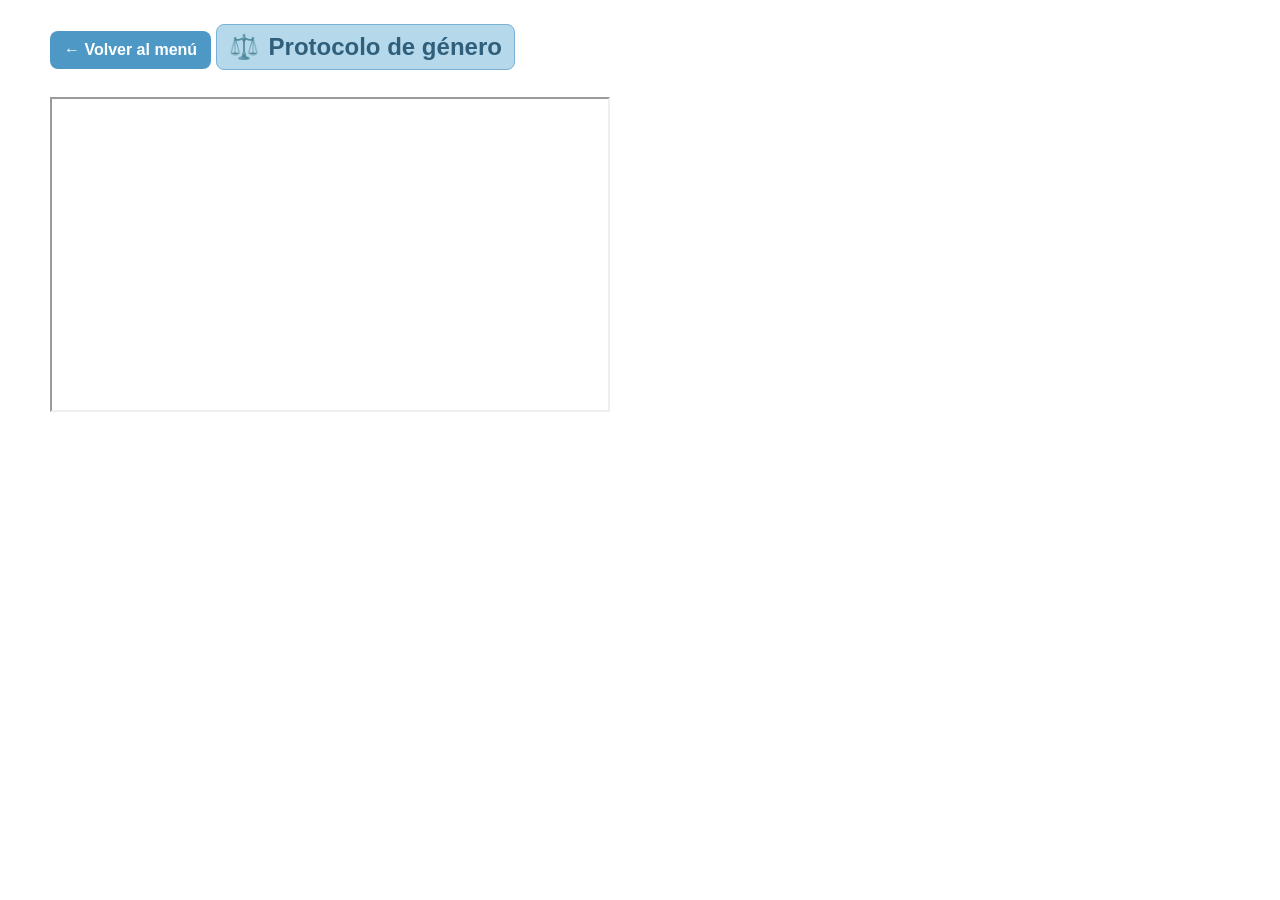
<file: genero.html>
<!DOCTYPE html>
<html lang="es">
<head>
<meta charset="UTF-8">
<meta name="viewport" content="width=device-width, initial-scale=1.0">
<title>Protocolo de género</title>

<style>
    body { margin: 0; padding: 24px; font-family: Arial, sans-serif; color: #305F7B; background: #ffffff; box-sizing: border-box; }
    * { box-sizing: border-box; }
    .page-wrap { width: 100%; max-width: 1180px; margin: 0 auto; }
    .title-box { display: inline-flex; align-items: center; gap: 10px; padding: 8px 12px; border-radius: 8px; border: 1px solid #7AB2D4; background: #B5D9EB; color: #305F7B; font-family: 'Montserrat', Arial, sans-serif; font-size: 1.5rem; font-weight: 700; margin: 0 0 1rem 0; }
    .back-link { display: inline-block; margin-bottom: 18px; padding: 10px 14px; border-radius: 8px; background: #4D98C5; color: #ffffff !important; font-family: 'Montserrat', Arial, sans-serif; font-weight: 700; text-decoration: none; }
    .back-link:hover { background: #305F7B; }
    iframe { max-width: 100%; }
    a { color: #4D98C5; font-weight: 700; }
</style>

</head>
<body>
<div class="page-wrap">
    <a class="back-link" href="index.html">← Volver al menú</a>
    <h1 class="title-box"><span>⚖️</span><span>Protocolo de género</span></h1>
    <div class="content">
<div style="width: 100%; margin-top: 10px;">
<div style="position: relative; padding-bottom: 56.25%; height: 0;">
<iframe allow="accelerometer; autoplay; clipboard-write; encrypted-media; gyroscope; picture-in-picture; web-share" allowfullscreen="" height="315" referrerpolicy="strict-origin-when-cross-origin" src="https://www.youtube.com/embed/wYV_5DNJGfY?si=EsdPjIxQ_SOHWkvM?vq=hd108" title="YouTube video player" width="560"></iframe>
</div>
</div>
    </div>
</div>
</body>
</html>
</file>
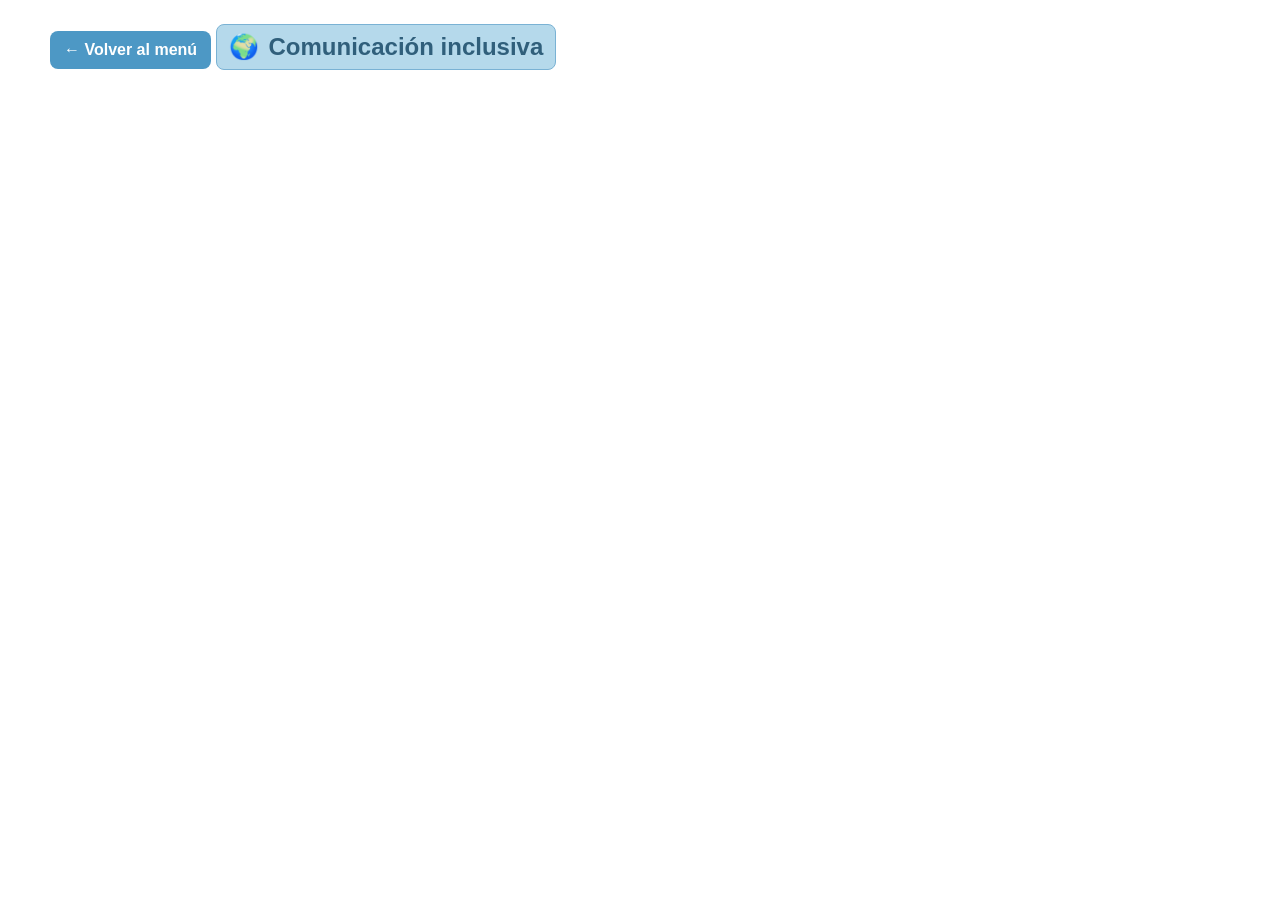
<file: inclusion.html>
<!DOCTYPE html>
<html lang="es">
<head>
<meta charset="UTF-8">
<meta name="viewport" content="width=device-width, initial-scale=1.0">
<title>Comunicación inclusiva</title>

<style>
    body { margin: 0; padding: 24px; font-family: Arial, sans-serif; color: #305F7B; background: #ffffff; box-sizing: border-box; }
    * { box-sizing: border-box; }
    .page-wrap { width: 100%; max-width: 1180px; margin: 0 auto; }
    .title-box { display: inline-flex; align-items: center; gap: 10px; padding: 8px 12px; border-radius: 8px; border: 1px solid #7AB2D4; background: #B5D9EB; color: #305F7B; font-family: 'Montserrat', Arial, sans-serif; font-size: 1.5rem; font-weight: 700; margin: 0 0 1rem 0; }
    .back-link { display: inline-block; margin-bottom: 18px; padding: 10px 14px; border-radius: 8px; background: #4D98C5; color: #ffffff !important; font-family: 'Montserrat', Arial, sans-serif; font-weight: 700; text-decoration: none; }
    .back-link:hover { background: #305F7B; }
    iframe { max-width: 100%; }
    a { color: #4D98C5; font-weight: 700; }
</style>

</head>
<body>
<div class="page-wrap">
    <a class="back-link" href="index.html">← Volver al menú</a>
    <h1 class="title-box"><span>🌍</span><span>Comunicación inclusiva</span></h1>
    <div class="content">
<div style="width: 100%; margin-top: 10px;">
<div style="position: relative; padding-bottom: 56.25%; height: 0;">
<iframe allowfullscreen="true" allownetworking="all" allowscriptaccess="always" frameborder="0" scrolling="yes" src="https://view.genially.com/69a19699a8dd2f113b5a8d64" style="position: absolute; top: 0; left: 0; width: 100%; height: 100%;" title="UNIACC │ Comunicar sin sesgos, crear inclusión" type="text/html"></iframe>
</div>
</div>
    </div>
</div>
</body>
</html>
</file>
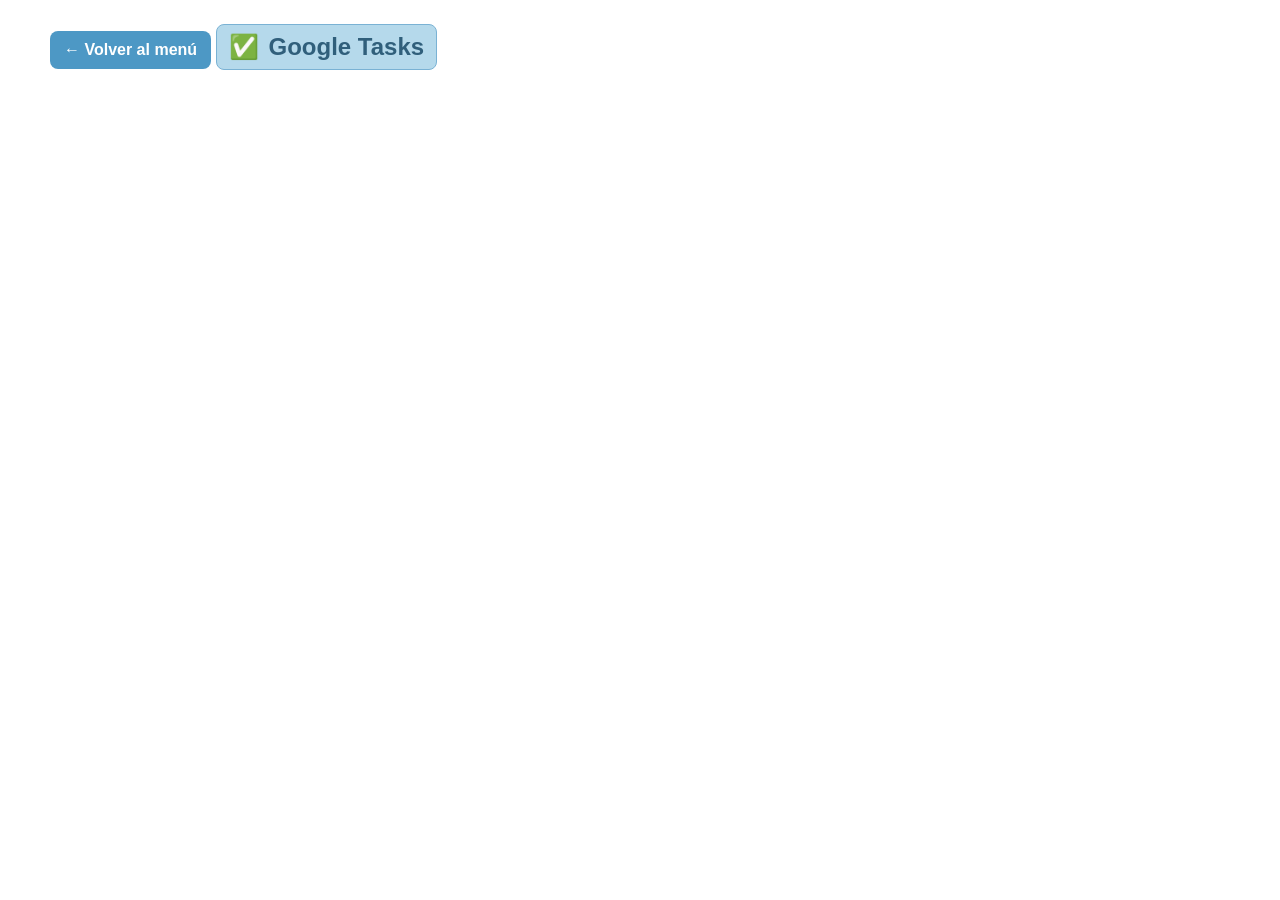
<file: tasks.html>
<!DOCTYPE html>
<html lang="es">
<head>
<meta charset="UTF-8">
<meta name="viewport" content="width=device-width, initial-scale=1.0">
<title>Google Tasks</title>

<style>
    body { margin: 0; padding: 24px; font-family: Arial, sans-serif; color: #305F7B; background: #ffffff; box-sizing: border-box; }
    * { box-sizing: border-box; }
    .page-wrap { width: 100%; max-width: 1180px; margin: 0 auto; }
    .title-box { display: inline-flex; align-items: center; gap: 10px; padding: 8px 12px; border-radius: 8px; border: 1px solid #7AB2D4; background: #B5D9EB; color: #305F7B; font-family: 'Montserrat', Arial, sans-serif; font-size: 1.5rem; font-weight: 700; margin: 0 0 1rem 0; }
    .back-link { display: inline-block; margin-bottom: 18px; padding: 10px 14px; border-radius: 8px; background: #4D98C5; color: #ffffff !important; font-family: 'Montserrat', Arial, sans-serif; font-weight: 700; text-decoration: none; }
    .back-link:hover { background: #305F7B; }
    iframe { max-width: 100%; }
    a { color: #4D98C5; font-weight: 700; }
</style>

</head>
<body>
<div class="page-wrap">
    <a class="back-link" href="index.html">← Volver al menú</a>
    <h1 class="title-box"><span>✅</span><span>Google Tasks</span></h1>
    <div class="content">
<div style="width: 100%; margin-top: 10px;">
<div style="position: relative; padding-bottom: 56.25%; height: 0;">
<iframe allowfullscreen="true" allownetworking="all" allowscriptaccess="always" frameborder="0" scrolling="yes" src="https://view.genially.com/69b2dfd1508d939cda209e99" style="position: absolute; top: 0; left: 0; width: 100%; height: 100%;" title="GOOGLETASKS_INFOGRAFÍA" type="text/html"></iframe>
</div>
</div>
    </div>
</div>
</body>
</html>
</file>
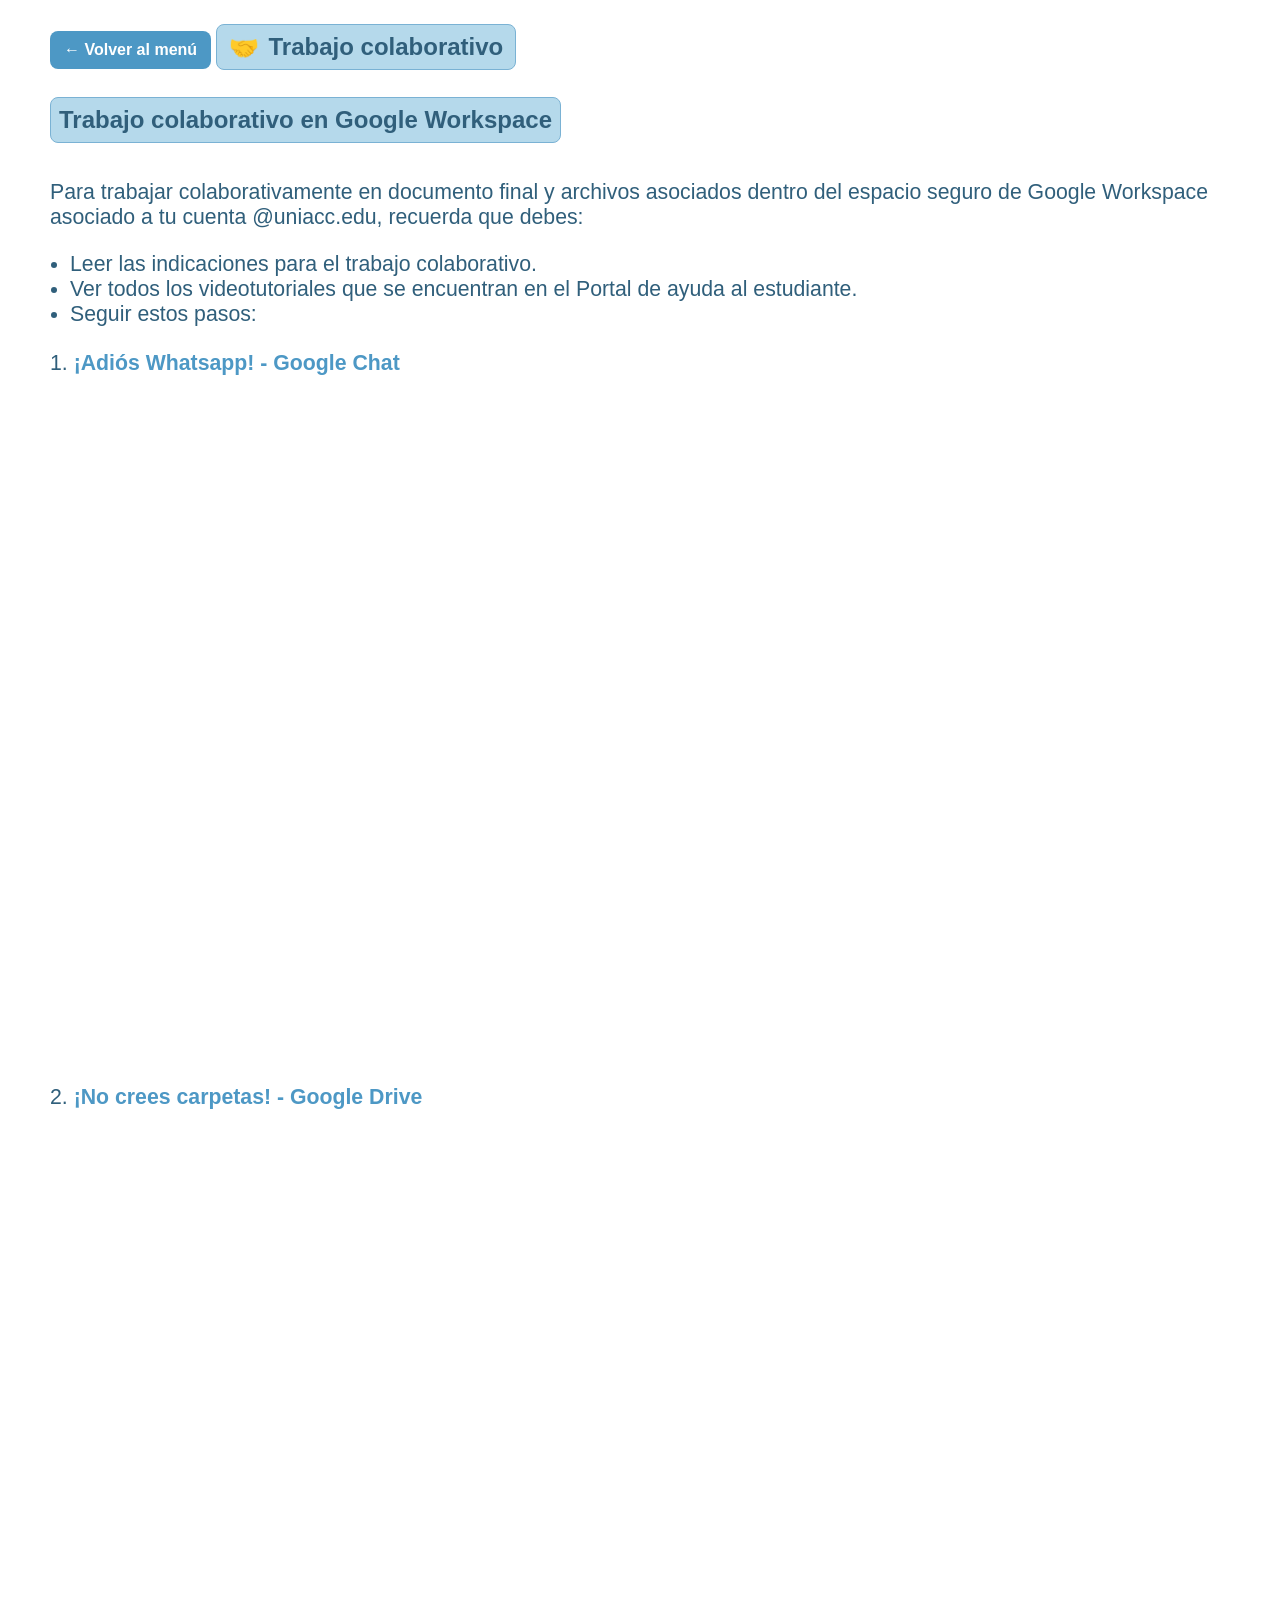
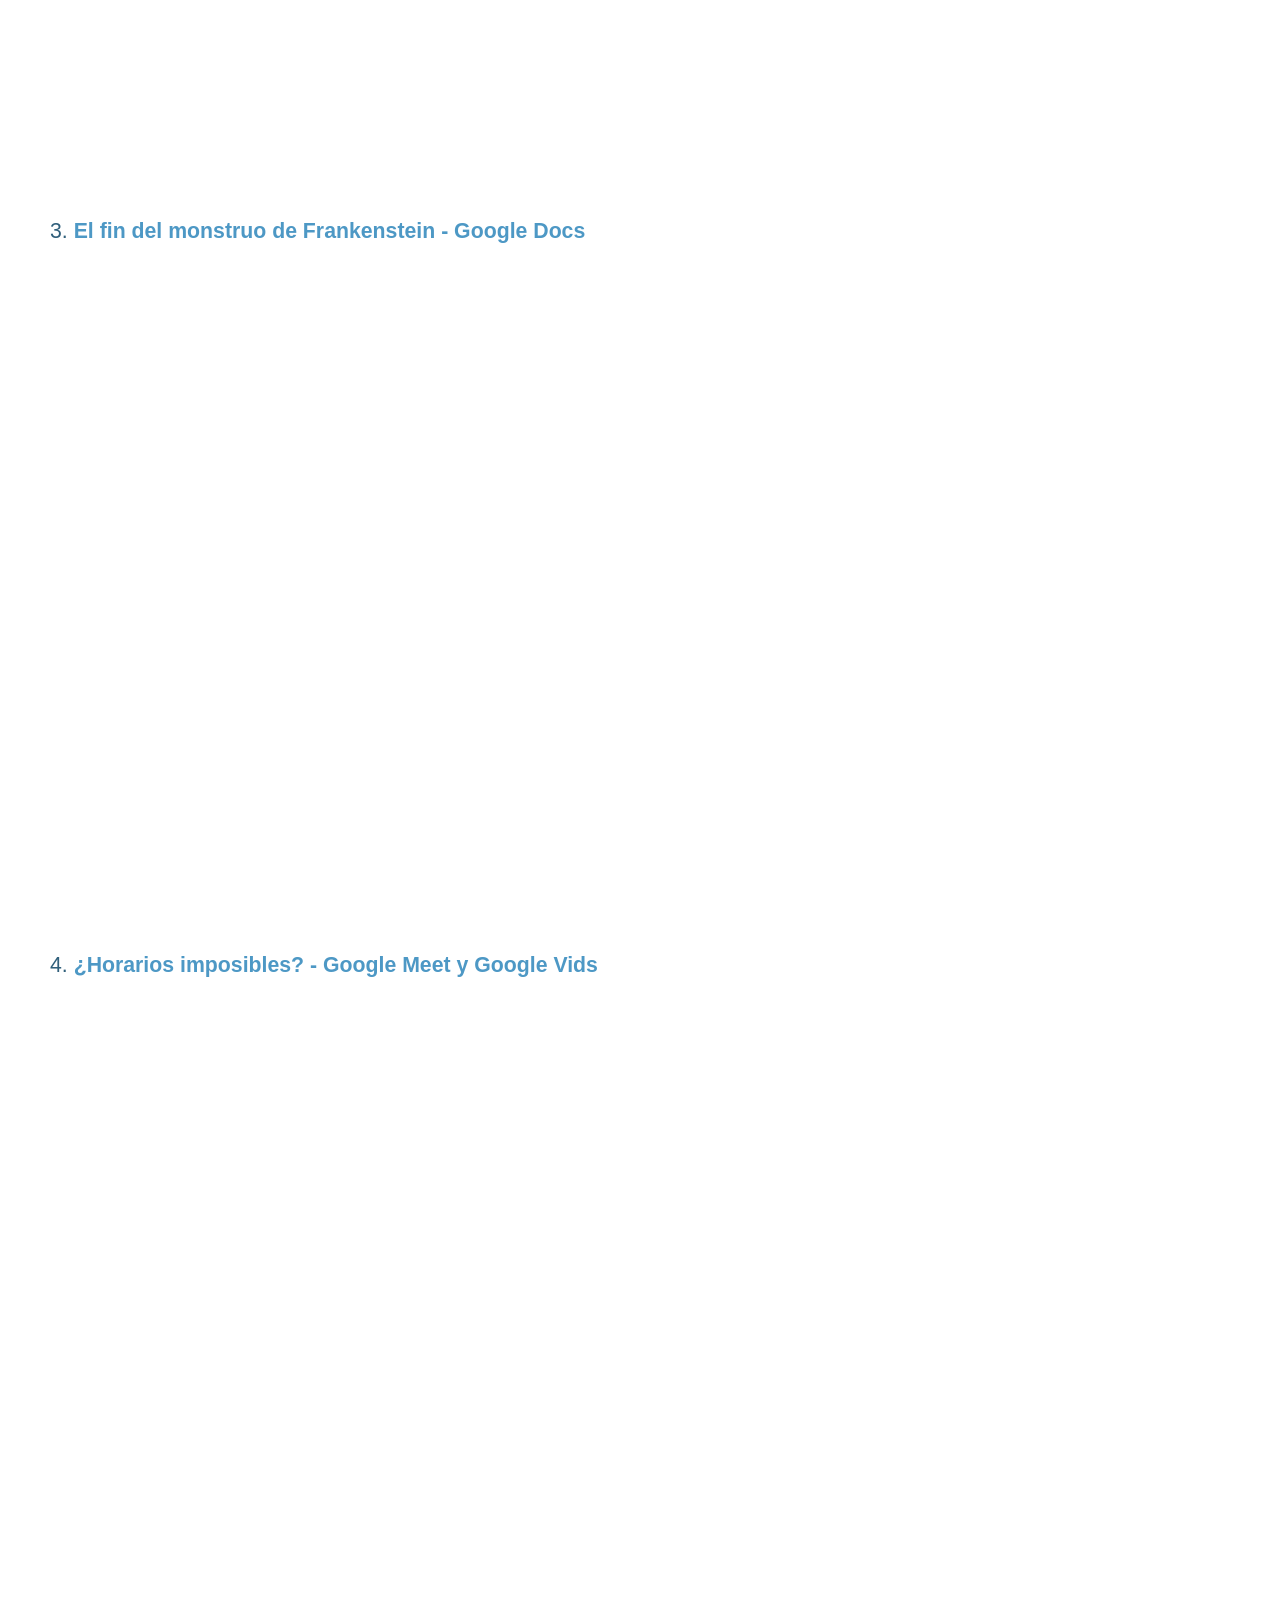
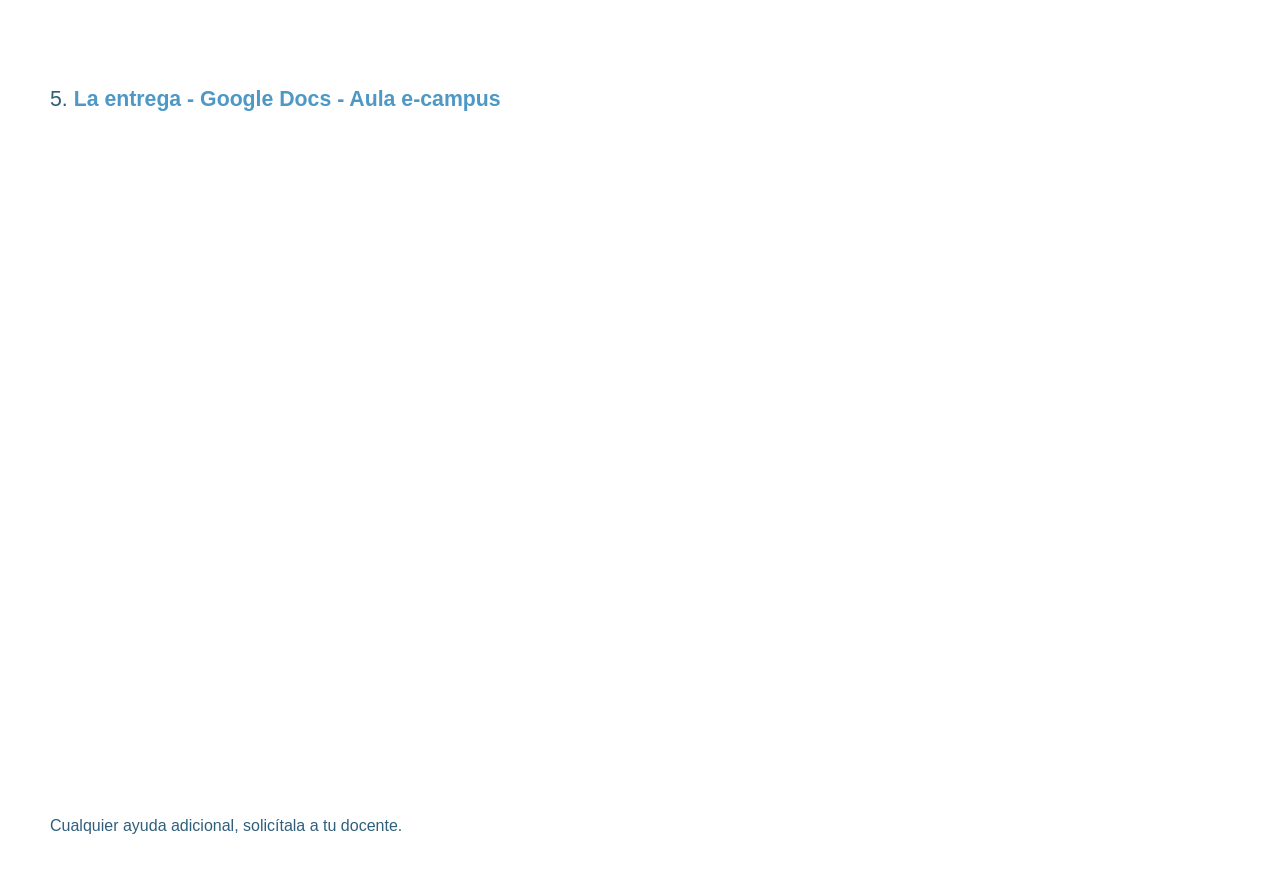
<file: workspace.html>
<!DOCTYPE html>
<html lang="es">
<head>
<meta charset="UTF-8">
<meta name="viewport" content="width=device-width, initial-scale=1.0">
<title>Trabajo colaborativo</title>

<style>
    body { margin: 0; padding: 24px; font-family: Arial, sans-serif; color: #305F7B; background: #ffffff; box-sizing: border-box; }
    * { box-sizing: border-box; }
    .page-wrap { width: 100%; max-width: 1180px; margin: 0 auto; }
    .title-box { display: inline-flex; align-items: center; gap: 10px; padding: 8px 12px; border-radius: 8px; border: 1px solid #7AB2D4; background: #B5D9EB; color: #305F7B; font-family: 'Montserrat', Arial, sans-serif; font-size: 1.5rem; font-weight: 700; margin: 0 0 1rem 0; }
    .back-link { display: inline-block; margin-bottom: 18px; padding: 10px 14px; border-radius: 8px; background: #4D98C5; color: #ffffff !important; font-family: 'Montserrat', Arial, sans-serif; font-weight: 700; text-decoration: none; }
    .back-link:hover { background: #305F7B; }
    iframe { max-width: 100%; }
    a { color: #4D98C5; font-weight: 700; }
</style>

</head>
<body>
<div class="page-wrap">
    <a class="back-link" href="index.html">← Volver al menú</a>
    <h1 class="title-box"><span>🤝</span><span>Trabajo colaborativo</span></h1>
    <div class="content">
<div style="margin-top: 10px;">
<h2 style="font-size: 1.5rem; font-weight: 700; font-family: 'Montserrat', Arial, sans-serif; color: #305F7B; display: inline-flex; justify-content: center; align-items: center; gap: 10px; padding: 8px; border-radius: 8px; border: 1px solid #7AB2D4; background: #B5D9EB; margin: 0 0 1rem 0;">
<span style="font-size: 1.5rem;">Trabajo colaborativo en Google Workspace</span>
</h2>
<p style="font-size: 1.33rem; font-weight: 400; font-family: 'Montserrat', Arial, sans-serif; color: #305F7B;">
                    Para trabajar colaborativamente en documento final y archivos asociados dentro del espacio seguro de Google Workspace asociado a tu cuenta @uniacc.edu, recuerda que debes:
                </p>
<ul style="font-size: 1.33rem; font-weight: 400; font-family: 'Montserrat', Arial, sans-serif; color: #305F7B; padding-left: 20px;">
<li>Leer las indicaciones para el trabajo colaborativo.</li>
<li>Ver todos los videotutoriales que se encuentran en el Portal de ayuda al estudiante.</li>
<li>Seguir estos pasos:</li>
</ul>
<!-- Video 1 -->
<p style="font-size: 1.33rem; font-weight: 400; font-family: 'Montserrat', Arial, sans-serif; color: #305F7B; margin-top: 1.5rem;">
                    1. <strong style="color: #4D98C5;">¡Adiós Whatsapp! - Google Chat</strong>
</p>
<div style="position: relative; width: 100%; padding-bottom: 56.25%; height: 0; margin-bottom: 20px;">
<iframe allow="accelerometer; autoplay; clipboard-write; encrypted-media; gyroscope; picture-in-picture" allowfullscreen="" src="https://www.youtube-nocookie.com/embed/mCg_urlyXKc" style="position: absolute; top: 0; left: 0; width: 100%; height: 100%; border: none;" title="¡Adiós Whatsapp! - Google Chat">
</iframe>
</div>
<!-- Video 2 -->
<p style="font-size: 1.33rem; font-weight: 400; font-family: 'Montserrat', Arial, sans-serif; color: #305F7B; margin-top: 1.5rem;">
                    2. <strong style="color: #4D98C5;">¡No crees carpetas! - Google Drive</strong>
</p>
<div style="position: relative; width: 100%; padding-bottom: 56.25%; height: 0; margin-bottom: 20px;">
<iframe allow="accelerometer; autoplay; clipboard-write; encrypted-media; gyroscope; picture-in-picture" allowfullscreen="" src="https://www.youtube-nocookie.com/embed/64c-GjX8Wow" style="position: absolute; top: 0; left: 0; width: 100%; height: 100%; border: none;" title="¡No crees carpetas! - Google Drive">
</iframe>
</div>
<!-- Video 3 -->
<p style="font-size: 1.33rem; font-weight: 400; font-family: 'Montserrat', Arial, sans-serif; color: #305F7B; margin-top: 1.5rem;">
                    3. <strong style="color: #4D98C5;">El fin del monstruo de Frankenstein - Google Docs</strong>
</p>
<div style="position: relative; width: 100%; padding-bottom: 56.25%; height: 0; margin-bottom: 20px;">
<iframe allow="accelerometer; autoplay; clipboard-write; encrypted-media; gyroscope; picture-in-picture" allowfullscreen="" src="https://www.youtube-nocookie.com/embed/BO3QDRzLf5c" style="position: absolute; top: 0; left: 0; width: 100%; height: 100%; border: none;" title="El fin del monstruo de Frankenstein - Google Docs">
</iframe>
</div>
<!-- Video 4 -->
<p style="font-size: 1.33rem; font-weight: 400; font-family: 'Montserrat', Arial, sans-serif; color: #305F7B; margin-top: 1.5rem;">
                    4. <strong style="color: #4D98C5;">¿Horarios imposibles? - Google Meet y Google Vids</strong>
</p>
<div style="position: relative; width: 100%; padding-bottom: 56.25%; height: 0; margin-bottom: 20px;">
<iframe allow="accelerometer; autoplay; clipboard-write; encrypted-media; gyroscope; picture-in-picture" allowfullscreen="" src="https://www.youtube-nocookie.com/embed/_7kdD3OuYu4" style="position: absolute; top: 0; left: 0; width: 100%; height: 100%; border: none;" title="¿Horarios imposibles? - Google Meet y Google Vids">
</iframe>
</div>
<!-- Video 5 -->
<p style="font-size: 1.33rem; font-weight: 400; font-family: 'Montserrat', Arial, sans-serif; color: #305F7B; margin-top: 1.5rem;">
                    5. <strong style="color: #4D98C5;">La entrega - Google Docs - Aula e-campus</strong>
</p>
<div style="position: relative; width: 100%; padding-bottom: 56.25%; height: 0; margin-bottom: 20px;">
<iframe allow="accelerometer; autoplay; clipboard-write; encrypted-media; gyroscope; picture-in-picture" allowfullscreen="" src="https://www.youtube-nocookie.com/embed/p1l-5wZeQ_g" style="position: absolute; top: 0; left: 0; width: 100%; height: 100%; border: none;" title="La entrega - Google Docs - Aula e-campus">
</iframe>
</div>
<p style="font-size: 1rem;">Cualquier ayuda adicional, solicítala a tu docente.</p>
</div>
    </div>
</div>
</body>
</html>
</file>
<file: styles.css>
@import url('https://fonts.googleapis.com/css2?family=Montserrat:wght@400;600;700;800&display=swap');

:root {
    --principal: #2c66ff;
    --principal-claro: #e6eeff;
    --secundario-1: #ffa500;
    --secundario-1-claro: #fff6e5;
    --secundario-2: #ff01ff;
    --secundario-2-claro: #ffe5ff;
    --texto: #3d3838;
    --fondo: #f5f5f5;
    --blanco: #ffffff;
    --borde: #e0e0e0;
}

* { box-sizing: border-box; }
body { margin: 0; font-family: 'Montserrat', Arial, sans-serif; color: var(--texto); background: var(--fondo); }

/* Mejora 2: Spinner (Recuadro azul y fondo desenfocado) */
.loader-overlay {
    position: fixed; top: 0; left: 0; width: 100%; height: 100%;
    background: rgba(245, 245, 245, 0.75); /* Fondo semi-transparente */
    backdrop-filter: blur(5px); /* Efecto de desenfoque */
    z-index: 2000;
    display: flex; align-items: center; justify-content: center;
}
.loader-box { 
    text-align: center; 
    display: flex; 
    flex-direction: column; 
    align-items: center; 
    font-weight: 700;
    font-size: 1.1rem;
    background: var(--principal); /* Recuadro en azul eléctrico */
    color: var(--blanco); /* Texto blanco */
    padding: 40px 60px;
    border-radius: 0; /* Puntas cuadradas */
    box-shadow: 0 10px 30px rgba(44, 102, 255, 0.25);
}
.spinner {
    width: 50px; height: 50px; 
    border: 5px solid rgba(255, 255, 255, 0.3); 
    border-top: 5px solid var(--blanco); 
    border-radius: 50%;
    animation: spin 1s linear infinite; 
    margin-bottom: 15px;
}
@keyframes spin { 0% { transform: rotate(0deg); } 100% { transform: rotate(360deg); } }

/* Layout */
.app-layout { display: grid; grid-template-columns: 280px 1fr; transition: 0.4s; min-height: 100vh; }
.app-layout.collapsed-layout { grid-template-columns: 80px 1fr; }

/* Sidebar Centrado */
.sidebar {
    background: var(--principal); color: var(--blanco);
    padding: 28px 15px; position: sticky; top: 0; height: 100vh;
    align-self: start; transition: 0.4s; z-index: 1000;
}
.brand { text-align: center; margin-bottom: 35px; }
.brand-content { display: flex; flex-direction: column; align-items: center; }
.logo-img { max-width: 140px; height: auto; margin-bottom: 10px; }
.brand p { margin: 0; font-size: 0.85rem; opacity: 0.9; font-weight: 600; }

/* Menú lateral */
.menu-lateral { display: flex; flex-direction: column; gap: 10px; }
.categoria-btn {
    width: 100%; padding: 13px; border: 1px solid rgba(255,255,255,0.2);
    background: rgba(255,255,255,0.1); color: var(--blanco);
    font-family: inherit; font-size: 0.85rem; font-weight: 700;
    text-align: left; cursor: pointer; transition: 0.2s;
    display: flex; align-items: center; gap: 15px; border-radius: 0;
}
.categoria-btn:hover, .categoria-btn.activo { background: var(--blanco); color: var(--principal); }

/* Mejora 4: Móvil Toggle */
.mobile-toggle {
    display: none; width: 100%; background: var(--principal);
    color: var(--blanco); border: none; padding: 15px;
    font-family: inherit; font-weight: 800; cursor: pointer;
}

/* Colapsado */
.sidebar.collapsed .brand-text, .sidebar.collapsed .btn-text, .sidebar.collapsed p { display: none; }
.sidebar.collapsed { padding: 28px 10px; }
.sidebar.collapsed .logo-img { max-width: 50px; }

/* Contenido */
.contenido { padding: 40px; }
.hero { background: var(--blanco); padding: 30px; border: 1px solid var(--borde); margin-bottom: 30px; }
.etiqueta { background: var(--secundario-2-claro); color: var(--secundario-2); padding: 6px 12px; font-size: 0.75rem; font-weight: 800; }
.hero h1 { margin: 15px 0 5px; color: var(--principal); font-size: 2.5rem; }

/* Grid */
.grid-botones { display: grid; grid-template-columns: repeat(auto-fill, minmax(220px, 1fr)); gap: 20px; }
.boton-cuadrado {
    background: var(--blanco); border: 1px solid var(--borde);
    padding: 24px; min-height: 180px; display: flex; flex-direction: column;
    justify-content: space-between; cursor: pointer; transition: 0.3s;
}
.boton-cuadrado:hover { transform: translateY(-5px); border-color: var(--principal); box-shadow: 0 10px 20px rgba(44,102,255,0.1); }
.tipo { font-size: 0.65rem; font-weight: 800; color: var(--principal); background: var(--principal-claro); padding: 4px 8px; }
.icono { font-size: 2.2rem; }
.texto-boton { font-weight: 800; font-size: 0.95rem; }

/* Detalle Fijo */
.header-detalle-fijo {
    position: sticky; top: 0; background: var(--fondo);
    padding: 15px 0; z-index: 100; display: flex; gap: 10px;
}
.btn-volver, .btn-compartir {
    border: none; padding: 12px 20px; font-weight: 700; cursor: pointer; transition: all 0.3s ease;
}

.btn-volver { 
    background: var(--secundario-2); /* Magenta */
    color: var(--blanco); 
}

.btn-compartir { 
    background: var(--secundario-1); /* Naranja */
    color: var(--texto); /* Texto negro humo */
}

/* Estados Hover para botones fijos */
.btn-volver:hover, .btn-compartir:hover { 
    background: var(--texto); /* Pasan a negro humo */
    color: var(--blanco); /* El texto siempre pasa a blanco al hacer hover */
    transform: translateY(-2px);
    box-shadow: 0 6px 15px rgba(0,0,0,0.15); /* Sombra para resaltar la acción */
}

.detalle-recurso { display: none; background: var(--blanco); padding: 40px; border: 1px solid var(--borde); margin-bottom: 50px;}
.detalle-recurso.activo { display: block; }
.titulo-detalle { border-bottom: 2px solid var(--principal-claro); padding-bottom: 15px; margin-bottom: 25px; display: flex; align-items: center; gap: 15px; font-size: 2rem; color: var(--principal); }

/* Rich Text */
.rich-text { line-height: 1.6; }
.rich-text a { color: var(--principal); font-weight: 700; text-decoration: none; }
.caja-destacada { background: var(--principal-claro); color: var(--principal); padding: 15px; font-weight: 800; margin-bottom: 20px; }
.iframe-responsive { position: relative; padding-bottom: 56.25%; height: 0; background: #000; margin: 20px 0; }
.iframe-responsive iframe { position: absolute; top: 0; left: 0; width: 100%; height: 100%; border: none; }

.oculto-estricto { display: none !important; }

/* Móvil */
@media (max-width: 860px) {
    .app-layout { grid-template-columns: 1fr; }
    .sidebar { position: fixed; left: -280px; width: 280px; transition: 0.3s; }
    .sidebar.mobile-open { left: 0; }
    .mobile-toggle { display: block; }
    .header-detalle-fijo { top: 45px; }
}
</file>
